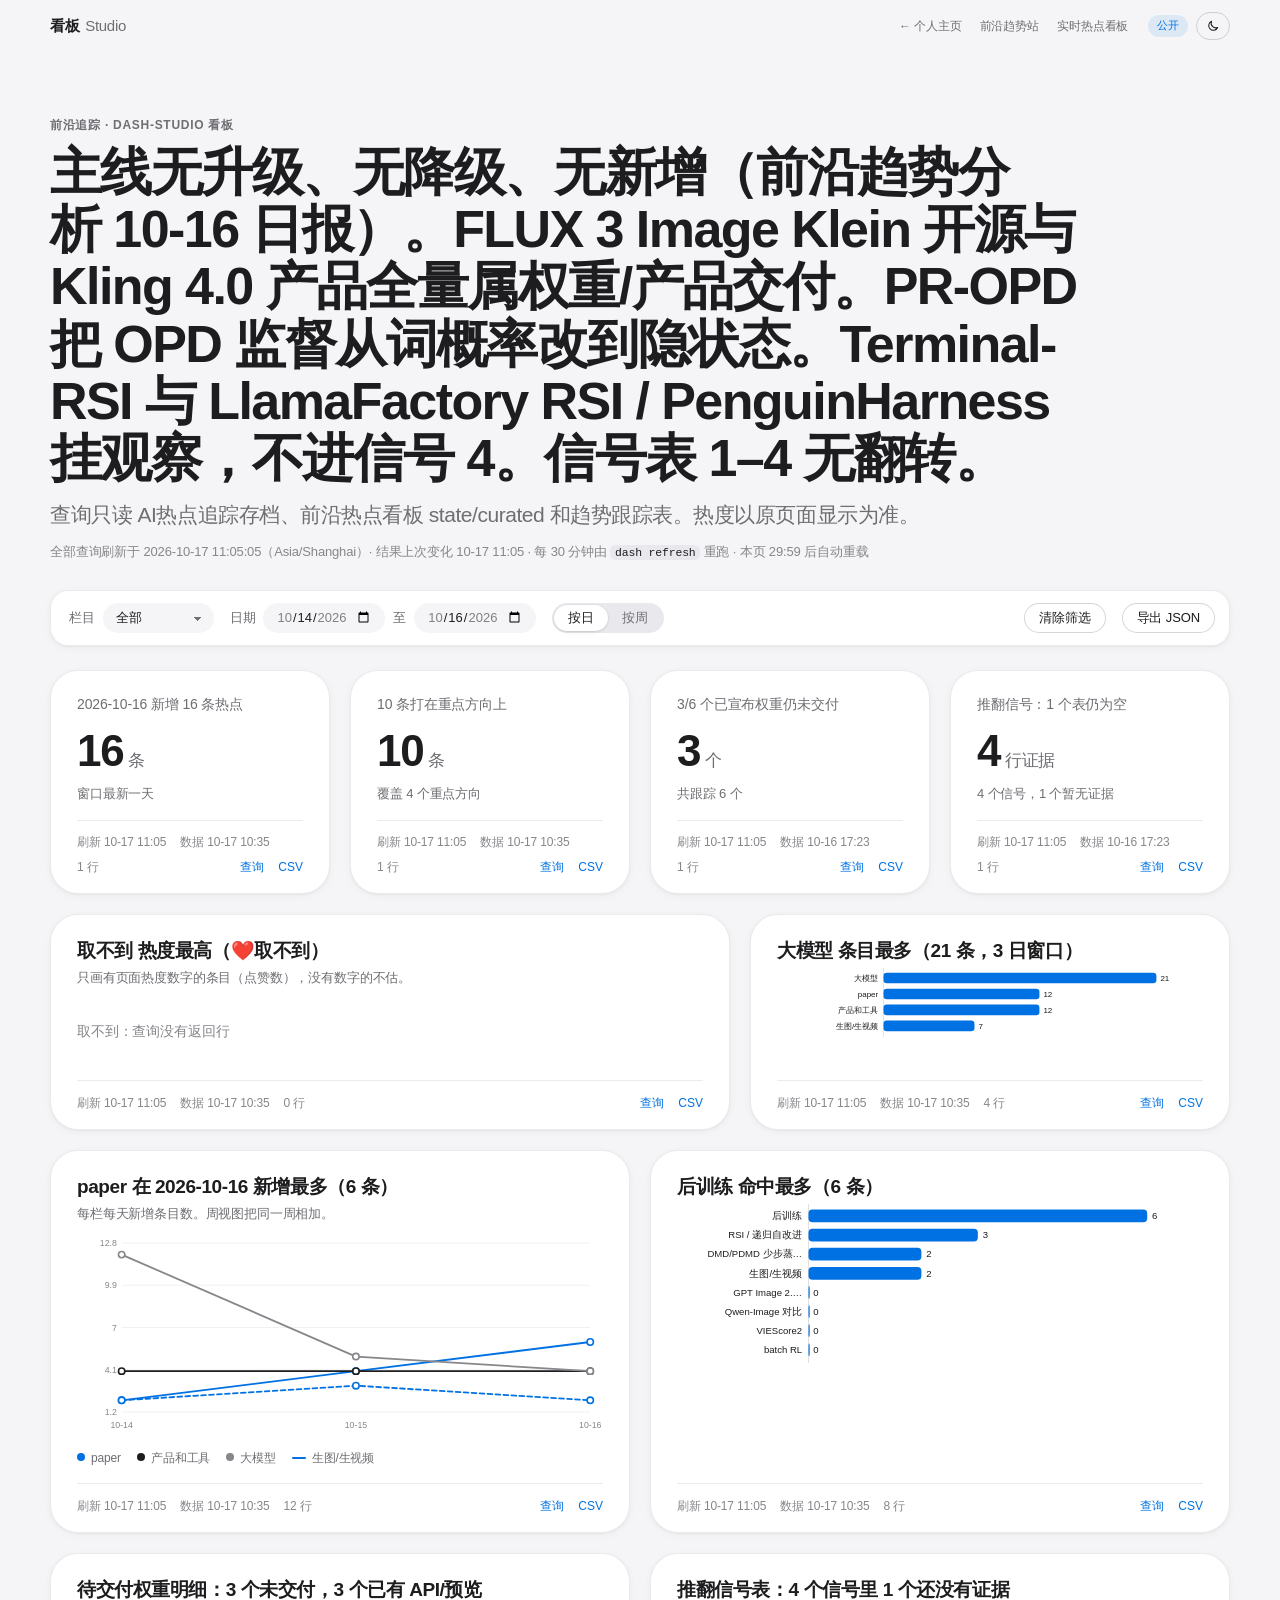
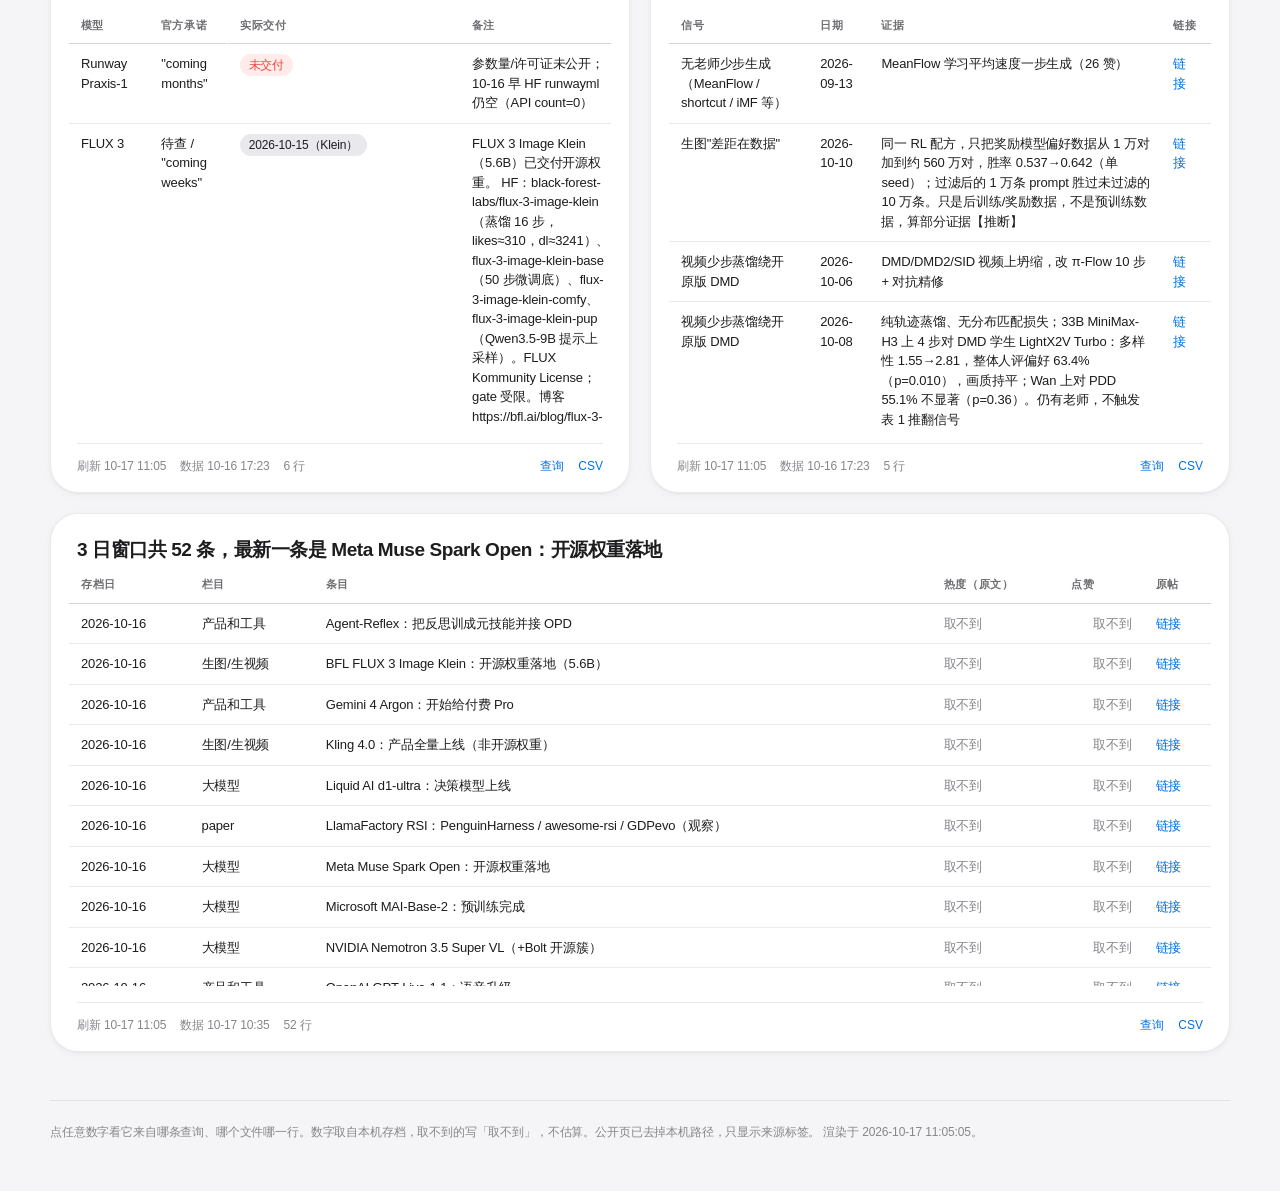
<file: studio/index.html>
<!DOCTYPE html>
<html lang="zh-CN" class="ds-page">
<head>
<meta charset="UTF-8"><meta name="viewport" content="width=device-width, initial-scale=1">
<title>前沿追踪 · dash-studio 看板</title>
<meta name="theme-color" content="#f5f5f7" media="(prefers-color-scheme: light)">
<meta name="theme-color" content="#000000" media="(prefers-color-scheme: dark)">
<script>(function(){try{var t=localStorage.getItem('dash-theme');if(t)document.documentElement.dataset.theme=t;}catch(e){}})();</script>
<style>

/* Tokens snapshot of the shared design system (https://codyshen0000.github.io/assets/ds.css @ bd7a302, 2026-10-10).
   Inlined so the page stays a single offline file; component rules below are page-private. */
:root{--ds-font-sans:"SF Pro Text","SF Pro Display",-apple-system,BlinkMacSystemFont,"Inter","PingFang SC","Hiragino Sans GB","Noto Sans SC","Noto Sans CJK SC","Helvetica Neue",sans-serif;
--ds-font-display:"SF Pro Display","SF Pro Text",-apple-system,BlinkMacSystemFont,"Inter","PingFang SC","Hiragino Sans GB","Noto Sans SC","Noto Sans CJK SC","Helvetica Neue",sans-serif;
--ds-font-mono:"SF Mono",ui-monospace,Menlo,Consolas,"Liberation Mono","Noto Sans CJK SC",monospace;
--ds-bg:#f5f5f7;--ds-bg-elevated:#fff;--ds-surface:#f5f5f7;--ds-surface-3:#e8e8ed;--ds-text:#1d1d1f;--ds-text-secondary:#6e6e73;--ds-text-tertiary:#86868b;
--ds-hairline:rgba(0,0,0,.08);--ds-hairline-strong:rgba(0,0,0,.16);--ds-nav-bg:rgba(245,245,247,.72);--ds-pop-bg:rgba(255,255,255,.92);
--ds-accent:#0071e3;--ds-accent-hover:#0077ed;--ds-accent-soft:rgba(0,113,227,.1);--ds-accent-ink:#fff;
--ds-neg:#e5463b;--ds-neg-soft:rgba(255,59,48,.1);
--ds-radius-sm:12px;--ds-radius-md:18px;--ds-radius-lg:28px;--ds-radius-pill:980px;
--ds-shadow-1:0 1px 2px rgba(0,0,0,.04),0 2px 8px rgba(0,0,0,.04);--ds-shadow-2:0 4px 16px rgba(0,0,0,.06),0 1px 3px rgba(0,0,0,.04);
--ds-shadow-3:0 12px 40px rgba(0,0,0,.1),0 4px 12px rgba(0,0,0,.06);
--ds-ease:cubic-bezier(.25,.1,.25,1);--ds-duration:250ms;--ds-nav-h:52px;--ds-gutter:22px;--maxw:1180px;color-scheme:light}
:root[data-theme=dark]{--ds-bg:#000;--ds-bg-elevated:#1c1c1e;--ds-surface:#1c1c1e;--ds-surface-3:#2c2c2e;--ds-text:#f5f5f7;--ds-text-secondary:#a1a1a6;--ds-text-tertiary:#86868b;
--ds-hairline:rgba(255,255,255,.12);--ds-hairline-strong:rgba(255,255,255,.22);--ds-nav-bg:rgba(0,0,0,.72);--ds-pop-bg:rgba(44,44,46,.9);
--ds-accent:#2997ff;--ds-accent-hover:#4aa3ff;--ds-accent-soft:rgba(41,151,255,.16);--ds-accent-ink:#000;--ds-neg:#ff6961;--ds-neg-soft:rgba(255,69,58,.16);
--ds-shadow-1:0 1px 2px rgba(0,0,0,.4),0 2px 8px rgba(0,0,0,.28);--ds-shadow-2:0 4px 16px rgba(0,0,0,.4),0 1px 3px rgba(0,0,0,.28);--ds-shadow-3:0 12px 40px rgba(0,0,0,.5),0 4px 12px rgba(0,0,0,.32);color-scheme:dark}
@media (prefers-color-scheme:dark){:root:not([data-theme=light]){--ds-bg:#000;--ds-bg-elevated:#1c1c1e;--ds-surface:#1c1c1e;--ds-surface-3:#2c2c2e;--ds-text:#f5f5f7;--ds-text-secondary:#a1a1a6;--ds-text-tertiary:#86868b;
--ds-hairline:rgba(255,255,255,.12);--ds-hairline-strong:rgba(255,255,255,.22);--ds-nav-bg:rgba(0,0,0,.72);--ds-pop-bg:rgba(44,44,46,.9);
--ds-accent:#2997ff;--ds-accent-hover:#4aa3ff;--ds-accent-soft:rgba(41,151,255,.16);--ds-accent-ink:#000;--ds-neg:#ff6961;--ds-neg-soft:rgba(255,69,58,.16);
--ds-shadow-1:0 1px 2px rgba(0,0,0,.4),0 2px 8px rgba(0,0,0,.28);--ds-shadow-2:0 4px 16px rgba(0,0,0,.4),0 1px 3px rgba(0,0,0,.28);--ds-shadow-3:0 12px 40px rgba(0,0,0,.5),0 4px 12px rgba(0,0,0,.32);color-scheme:dark}}
@media (prefers-reduced-motion:reduce){:root{--ds-duration:.01ms}}
@media (max-width:734px){:root{--ds-gutter:16px}}
/* short aliases used by the renderer + SVG */
:root{--bg:var(--ds-bg);--surface:var(--ds-bg-elevated);--ink:var(--ds-text);--ink-2:var(--ds-text-secondary);--muted:var(--ds-text-tertiary);--line:var(--ds-hairline);--line-2:var(--ds-hairline-strong);
--accent:var(--ds-accent);--accent-soft:var(--ds-accent-soft);--neg:var(--ds-neg);--neg-soft:var(--ds-neg-soft);--sans:var(--ds-font-sans);--display:var(--ds-font-display);--mono:var(--ds-font-mono)}
*,*::before,*::after{box-sizing:border-box}
html.ds-page{-webkit-text-size-adjust:100%;scroll-padding-top:calc(var(--ds-nav-h) + 16px)}
html,body{margin:0;background:var(--bg);color:var(--ink)}
body{font:400 15px/1.5 var(--sans);letter-spacing:-.01em;-webkit-font-smoothing:antialiased;-moz-osx-font-smoothing:grayscale;text-rendering:optimizeLegibility}
::selection{background:var(--accent);color:var(--ds-accent-ink)}
a{color:var(--accent);text-decoration:none}a:hover{color:var(--ds-accent-hover)}
:focus-visible{outline:2px solid var(--accent);outline-offset:3px;border-radius:8px}
code{font-family:var(--mono);font-size:.88em;background:var(--ds-surface-3);color:var(--ink);padding:.1em .4em;border-radius:6px}
.wrap{width:min(var(--maxw),calc(100% - var(--ds-gutter)*2));margin-inline:auto}
/* frosted sticky nav */
.nav{position:sticky;top:0;z-index:40;height:var(--ds-nav-h);background:var(--ds-nav-bg);-webkit-backdrop-filter:saturate(180%) blur(20px);backdrop-filter:saturate(180%) blur(20px);border-bottom:1px solid transparent;transition:border-color var(--ds-duration) var(--ds-ease)}
.nav.scrolled{border-bottom-color:var(--line)}
.nav-inner{width:min(var(--maxw),calc(100% - var(--ds-gutter)*2));margin:0 auto;height:100%;display:flex;align-items:center;gap:20px}
.brand{display:inline-flex;align-items:baseline;gap:6px;font:600 15px/1 var(--display);letter-spacing:-.022em;white-space:nowrap;color:var(--ink)}.brand .en-name{color:var(--ink-2);font-weight:400}
.nav nav{display:flex;align-items:center;gap:18px;margin-left:auto;font-size:12px;letter-spacing:-.01em;white-space:nowrap;overflow-x:auto;scrollbar-width:none}.nav nav::-webkit-scrollbar{display:none}
.nav nav a{color:var(--ink-2);transition:color var(--ds-duration) var(--ds-ease)}.nav nav a:hover{color:var(--ink)}
.tools{display:flex;gap:8px;align-items:center;margin-left:auto;flex:none}.nav nav:not(:empty)+.tools{margin-left:0}
.tools button{font:500 12px/1 var(--sans);color:var(--ink);background:transparent;border:1px solid var(--line-2);border-radius:var(--ds-radius-pill);height:28px;min-width:28px;padding:0 9px;cursor:pointer;display:inline-flex;align-items:center;justify-content:center;transition:border-color var(--ds-duration) var(--ds-ease),color var(--ds-duration) var(--ds-ease)}
.tools button:hover{border-color:var(--accent);color:var(--accent)}
.i-sun{display:none}:root[data-theme=dark] .i-sun{display:block}:root[data-theme=dark] .i-moon{display:none}
@media (prefers-color-scheme:dark){:root:not([data-theme=light]) .i-sun{display:block}:root:not([data-theme=light]) .i-moon{display:none}}
.badge{display:inline-flex;align-items:center;height:22px;padding:0 9px;border-radius:var(--ds-radius-pill);font-size:11px;font-weight:500;white-space:nowrap;background:var(--ds-surface-3);color:var(--ink-2)}
.badge.private{background:var(--neg-soft);color:var(--neg)}.badge.public{background:var(--accent-soft);color:var(--accent)}
/* hero */
.hero{padding:64px 0 28px}
.kicker{margin:0 0 10px;font-size:12px;font-weight:600;letter-spacing:.06em;text-transform:uppercase;color:var(--ink-2)}
.hero h1{font-family:var(--display);font-weight:600;font-size:clamp(30px,4.2vw,52px);line-height:1.1;letter-spacing:-.03em;margin:0 0 14px;max-width:22em;text-wrap:balance}
.lede{font-size:21px;line-height:1.38;letter-spacing:-.022em;color:var(--ink-2);margin:0 0 12px;max-width:44em}
.meta{font-size:13px;color:var(--muted);margin:0}
/* controls bar */
.controls{display:flex;flex-wrap:wrap;gap:10px 16px;align-items:center;padding:12px 14px 12px 18px;margin:0 0 24px;font-size:13px;background:var(--surface);border:1px solid var(--line);border-radius:var(--ds-radius-md);box-shadow:var(--ds-shadow-1)}
.controls label{display:flex;gap:8px;align-items:center;color:var(--ink-2);font-weight:500;white-space:nowrap}
.controls select,.controls input{font:inherit;font-size:13px;color:var(--ink);background:var(--bg);border:1px solid transparent;border-radius:var(--ds-radius-pill);height:30px;padding:0 12px;transition:border-color var(--ds-duration) var(--ds-ease)}
.controls select{-webkit-appearance:none;appearance:none;padding-right:28px;background-image:linear-gradient(45deg,transparent 50%,var(--ink-2) 50%),linear-gradient(135deg,var(--ink-2) 50%,transparent 50%);background-position:calc(100% - 15px) 13px,calc(100% - 11px) 13px;background-size:4px 4px;background-repeat:no-repeat}
.controls select:hover,.controls input:hover,.controls select:focus,.controls input:focus{border-color:var(--accent);outline:none}
.seg{display:inline-flex;padding:2px;background:var(--ds-surface-3);border-radius:var(--ds-radius-pill)}
.seg button{font:inherit;font-size:13px;font-weight:500;border:0;background:transparent;color:var(--ink-2);height:26px;padding:0 14px;border-radius:var(--ds-radius-pill);cursor:pointer;transition:background var(--ds-duration) var(--ds-ease),color var(--ds-duration) var(--ds-ease)}
.seg button.on{background:var(--surface);color:var(--ink);box-shadow:0 1px 3px rgba(0,0,0,.12),0 0 0 .5px rgba(0,0,0,.04)}
.btn{font:500 13px/1 var(--sans);letter-spacing:-.01em;color:var(--ink);background:var(--surface);border:1px solid var(--line-2);border-radius:var(--ds-radius-pill);height:30px;padding:0 14px;cursor:pointer;display:inline-flex;align-items:center;gap:6px;transition:border-color var(--ds-duration) var(--ds-ease),color var(--ds-duration) var(--ds-ease),background var(--ds-duration) var(--ds-ease)}
.btn:hover{color:var(--accent);border-color:var(--accent)}
.btn.fill{background:var(--accent);border-color:var(--accent);color:var(--ds-accent-ink)}.btn.fill:hover{background:var(--ds-accent-hover);color:var(--ds-accent-ink)}
/* tiles */
.grid{display:grid;grid-template-columns:repeat(12,1fr);gap:20px}
.tile{grid-column:span var(--w,6);background:var(--surface);border:1px solid var(--line);border-radius:var(--ds-radius-lg);box-shadow:var(--ds-shadow-1);padding:24px 26px 16px;display:flex;flex-direction:column;min-width:0;transition:box-shadow var(--ds-duration) var(--ds-ease),border-color var(--ds-duration) var(--ds-ease)}
.tile:hover{box-shadow:var(--ds-shadow-2);border-color:var(--line-2)}
@media (max-width:860px){.tile{grid-column:span 12!important}}
@media (min-width:861px) and (max-width:1100px){.tile.kpi{grid-column:span 6!important}}
.tile h2{font-family:var(--display);font-weight:600;font-size:19px;line-height:1.3;letter-spacing:-.022em;margin:0 0 4px}
.tile.kpi h2{font-size:14px;font-weight:500;color:var(--ink-2);letter-spacing:-.01em;line-height:1.4}
.tile .sub{font-size:13px;color:var(--ink-2);margin:0 0 12px}
.tile .body{flex:1;min-width:0}
.tile .tf{display:flex;flex-wrap:wrap;gap:6px 14px;align-items:center;border-top:1px solid var(--line);margin-top:16px;padding-top:12px;font-size:12px;color:var(--muted)}
.tile .tf .sp{flex:1}.tile .tf button{font:500 12px/1 var(--sans);background:none;border:0;color:var(--accent);cursor:pointer;padding:4px 0}.tile .tf button:hover{color:var(--ds-accent-hover)}
.q{display:none;margin-top:10px}.q.open{display:block}
pre{font:12.5px/1.55 var(--mono);background:var(--bg);border:1px solid var(--line);border-radius:var(--ds-radius-sm);padding:12px 14px;overflow:auto;white-space:pre-wrap;margin:6px 0;color:var(--ink)}
.q ul{margin:4px 0 0;padding-left:18px;font-size:12px;color:var(--ink-2);word-break:break-all}
.kpi .v{font-family:var(--display);font-size:44px;line-height:1.05;font-weight:600;letter-spacing:-.03em;margin:10px 0 6px;display:inline-block;font-variant-numeric:tabular-nums}
.kpi .v small{font-size:17px;font-weight:500;color:var(--ink-2);letter-spacing:-.01em}
.kpi .d{display:inline-flex;align-items:center;height:22px;padding:0 9px;border-radius:var(--ds-radius-pill);font-size:13px;font-weight:600;font-variant-numeric:tabular-nums;background:var(--ds-surface-3);color:var(--ink-2)}
.kpi .d.up{background:var(--accent-soft);color:var(--accent)}.kpi .d.dn{background:var(--neg-soft);color:var(--neg)}
.up{color:var(--accent)}.dn{color:var(--neg)}
[data-n]{cursor:pointer;border-radius:6px;transition:background var(--ds-duration) var(--ds-ease)}[data-n]:hover{background:var(--accent-soft);box-shadow:0 0 0 2px var(--accent-soft)}
svg [data-n]:hover{box-shadow:none;opacity:.78}
svg text{font-family:var(--sans);fill:var(--ink-2);letter-spacing:0}svg .ax{stroke:var(--line-2)}svg .gl{stroke:var(--line)}svg text.tl{fill:var(--muted)}svg text.vl{fill:var(--ink);font-weight:500}
table{border-collapse:separate;border-spacing:0;width:100%;font-size:13px;font-variant-numeric:tabular-nums}
th{font-weight:600;font-size:11px;letter-spacing:.06em;text-transform:uppercase;text-align:left;color:var(--ink-2);border-bottom:1px solid var(--line-2);padding:10px 12px;white-space:nowrap;position:sticky;top:0;background:var(--surface);z-index:1}
td{border-bottom:1px solid var(--line);padding:10px 12px;vertical-align:top}td.n{text-align:right;white-space:nowrap}
tbody tr:last-child td{border-bottom:0}tbody tr:hover td{background:color-mix(in srgb,var(--ds-surface-3) 45%,transparent)}
.tw{max-height:420px;overflow:auto;margin:0 -8px;border-radius:var(--ds-radius-sm)}
.chip{display:inline-flex;align-items:center;height:22px;font-size:12px;font-weight:500;padding:0 9px;border-radius:var(--ds-radius-pill);white-space:nowrap;background:var(--ds-surface-3);color:var(--ink)}
.chip.s-未证实,.chip.s-未交付,.chip.s-未上线{color:var(--neg);background:var(--neg-soft)}
.chip.s-已辟谣{color:var(--muted);text-decoration:line-through}.chip.s-部分证实{color:var(--accent);background:transparent;box-shadow:inset 0 0 0 1px var(--accent)}
.chip.s-已证实,.chip.s-已交付{color:var(--accent);background:var(--accent-soft)}
.na{color:var(--muted);font-style:normal}
.err{border:0;background:var(--neg-soft);color:var(--ink);border-radius:var(--ds-radius-sm);padding:10px 14px;font-size:13px;margin-bottom:10px}
.empty{color:var(--muted);font-size:14px;padding:22px 0}
.legend{display:flex;flex-wrap:wrap;gap:4px 16px;font-size:12px;color:var(--ink-2);margin-top:8px}.legend i{display:inline-block;width:8px;height:8px;border-radius:50%;margin-right:6px;vertical-align:1px}
.textt p{margin:0 0 10px;font-size:15px;line-height:1.6;color:var(--ink)}
/* popover */
.pop{position:fixed;z-index:60;width:min(440px,92vw);max-height:76vh;overflow:auto;background:var(--ds-pop-bg);-webkit-backdrop-filter:saturate(180%) blur(30px);backdrop-filter:saturate(180%) blur(30px);border:1px solid var(--line);border-radius:var(--ds-radius-md);box-shadow:var(--ds-shadow-3);padding:18px 20px 16px;font-size:13px}
.pop h3{font-family:var(--display);font-weight:600;font-size:15px;line-height:1.35;letter-spacing:-.016em;margin:0 0 4px;color:var(--ink-2)}
.pop .pv{font-family:var(--display);font-weight:600;font-size:32px;letter-spacing:-.03em;line-height:1.1;margin:2px 0 10px;font-variant-numeric:tabular-nums}
.pop dl{display:grid;grid-template-columns:auto 1fr;gap:5px 12px;margin:8px 0;padding:10px 0;border-top:1px solid var(--line);border-bottom:1px solid var(--line)}.pop dt{color:var(--muted)}.pop dd{margin:0;word-break:break-all}
.pop pre{background:color-mix(in srgb,var(--bg) 70%,transparent)}
.pop .row{font-size:12px;color:var(--ink-2)}.pop .acts{display:flex;gap:8px;margin-top:12px;flex-wrap:wrap}
.foot{border-top:1px solid var(--line);margin-top:48px;padding:22px 0 48px;font-size:12px;line-height:1.6;color:var(--muted)}
@media (max-width:734px){.hero{padding:36px 0 20px}.lede{font-size:17px}.brand .en-name{display:none}.nav-inner{gap:14px}.tile{padding:20px 18px 14px;border-radius:22px}
 .kpi .v{font-size:38px}.controls{border-radius:var(--ds-radius-md);padding:12px}.controls>span[style]{display:none}.controls input[type=date]{width:128px;padding:0 8px}.controls label{gap:6px}.grid{gap:14px}}
@media print{.nav,.controls,.pop{display:none}.tile{box-shadow:none;break-inside:avoid}}

</style>
</head>
<body>
<header class="nav" id="nav"><div class="nav-inner">
  <span class="brand"><span class="cn">看板</span><span class="en-name">Studio</span></span>
  <nav id="navlinks"></nav>
  <div class="tools"><span id="vis" class="badge"></span>
  <button id="theme" type="button" aria-label="切换亮/暗" title="切换亮/暗"><svg class="i-moon" viewBox="0 0 24 24" width="14" height="14" aria-hidden="true"><path d="M20 14.5A8 8 0 0 1 9.5 4a8 8 0 1 0 10.5 10.5z" fill="none" stroke="currentColor" stroke-width="1.8" stroke-linejoin="round"/></svg><svg class="i-sun" viewBox="0 0 24 24" width="14" height="14" aria-hidden="true"><circle cx="12" cy="12" r="4" fill="none" stroke="currentColor" stroke-width="1.8"/><path d="M12 2.5v2M12 19.5v2M2.5 12h2M19.5 12h2M5.3 5.3l1.4 1.4M17.3 17.3l1.4 1.4M5.3 18.7l1.4-1.4M17.3 6.7l1.4-1.4" stroke="currentColor" stroke-width="1.8" stroke-linecap="round"/></svg></button></div>
</div></header>
<main class="wrap">
  <section class="hero"><p class="kicker" id="kicker"></p><h1 id="h1"></h1><p class="lede" id="lede"></p><p class="meta" id="meta"></p></section>
  <section class="controls" id="controls"></section>
  <section class="grid" id="grid"></section>
  <footer class="foot" id="foot"></footer>
</main>
<div id="pop" class="pop" role="dialog" aria-modal="false" hidden></div>
<script id="dash-data" type="application/json">{"name": "frontier", "title": "前沿追踪 · dash-studio 看板", "conclusion": "主线无升级、无降级、无新增（前沿趋势分析 10-16 日报）。FLUX 3 Image Klein 开源与 Kling 4.0 产品全量属权重/产品交付。PR-OPD 把 OPD 监督从词概率改到隐状态。Terminal-RSI 与 LlamaFactory RSI / PenguinHarness 挂观察，不进信号 4。信号表 1–4 无翻转。", "subtitle": "查询只读 AI热点追踪存档、前沿热点看板 state/curated 和趋势跟踪表。热度以原页面显示为准。", "visibility": "public", "domain": "frontier", "refreshed_at": "2026-10-17 11:05:05", "last_changed_at": "2026-10-17 11:05:05", "rendered_at": "2026-10-17 11:05:05", "reload_min": 30, "interval_min": 30, "grain": {"column": "day", "default": "daily"}, "filters": [{"id": "section", "label": "栏目", "type": "select", "column": "section_name"}, {"id": "day", "label": "日期", "type": "daterange", "column": "day"}], "tiles": [{"id": "conclusion", "type": "text", "title": "前沿热点看板结论（state.json）", "subtitle": null, "text": "主线无升级、无降级、无新增（前沿趋势分析 10-16 日报）。FLUX 3 Image Klein 开源与 Kling 4.0 产品全量属权重/产品交付。PR-OPD 把 OPD 监督从词概率改到隐状态。Terminal-RSI 与 LlamaFactory RSI / PenguinHarness 挂观察，不进信号 4。信号表 1–4 无翻转。（看板 2026-10-17 10:35，存档 2026-10-16）", "sql": "SELECT conclusion, built_at, archive_date, _src, _line, _label FROM frontier_meta", "title_sql": null, "columns": ["conclusion", "built_at", "archive_date", "_line", "_label"], "rows": [["主线无升级、无降级、无新增（前沿趋势分析 10-16 日报）。FLUX 3 Image Klein 开源与 Kling 4.0 产品全量属权重/产品交付。PR-OPD 把 OPD 监督从词概率改到隐状态。Terminal-RSI 与 LlamaFactory RSI / PenguinHarness 挂观察，不进信号 4。信号表 1–4 无翻转。", "2026-10-17 10:35", "2026-10-16", "$.conclusion", "前沿热点看板 · state.json"]], "sources": [{"label": "前沿热点看板 · state.json"}], "refreshed_at": "2026-10-17 11:05:05", "changed_at": "2026-10-17 11:05:05", "data_time": "2026-10-17 10:35", "error": null, "last_ok": null, "opts": {"hidden": true}}, {"id": "kpi_today", "type": "kpi", "title": "2026-10-16 新增 16 条热点", "subtitle": null, "text": null, "sql": "SELECT CAST(day AS VARCHAR) AS day, count(*) AS n, string_agg(DISTINCT _src, '; ' ORDER BY _src) AS _src, min(_label) AS _label\nFROM frontier_items WHERE day = (SELECT max(day) FROM frontier_items) GROUP BY day", "title_sql": null, "columns": ["day", "n", "_label"], "rows": [["2026-10-16", 16, "前沿热点看板 · curated/2026-10-16.json"]], "sources": [{"label": "前沿热点看板 · curated/2026-10-14.json"}, {"label": "前沿热点看板 · curated/2026-10-15.json"}, {"label": "前沿热点看板 · curated/2026-10-16.json"}, {"label": "前沿热点看板 · state.json"}], "refreshed_at": "2026-10-17 11:05:05", "changed_at": "2026-10-16 20:14:36", "data_time": "2026-10-17 10:35", "error": null, "last_ok": null, "opts": {"value": "n", "fmt": "int", "sub": "窗口最新一天", "w": 3, "unit": "条"}}, {"id": "kpi_focus", "type": "kpi", "title": "10 条打在重点方向上", "subtitle": null, "text": null, "sql": "SELECT count(DISTINCT item_id) AS n, count(DISTINCT topic_id) FILTER (WHERE item_id IS NOT NULL) AS topics,\n       min(_src) AS _src, min(_label) AS _label FROM frontier_focus", "title_sql": null, "columns": ["n", "topics", "_label"], "rows": [[10, 4, "前沿热点看板 · state.json"]], "sources": [{"label": "前沿热点看板 · focus.json"}, {"label": "前沿热点看板 · state.json"}], "refreshed_at": "2026-10-17 11:05:05", "changed_at": "2026-10-16 20:14:36", "data_time": "2026-10-17 10:35", "error": null, "last_ok": null, "opts": {"value": "n", "fmt": "int", "sub": "覆盖 {topics} 个重点方向", "w": 3, "unit": "条"}}, {"id": "kpi_weights", "type": "kpi", "title": "3/6 个已宣布权重仍未交付", "subtitle": null, "text": null, "sql": "SELECT count(*) FILTER (WHERE NOT is_delivered) AS pending, count(*) AS total, min(_src) AS _src, min(_label) AS _label\nFROM frontier_weights", "title_sql": null, "columns": ["pending", "total", "_label"], "rows": [[3, 6, "AI热点追踪存档 · weights-tracker.md"]], "sources": [{"label": "AI热点追踪存档 · weights-tracker.md"}], "refreshed_at": "2026-10-17 11:05:05", "changed_at": "2026-10-16 09:55:36", "data_time": "2026-10-16 17:23", "error": null, "last_ok": null, "opts": {"value": "pending", "fmt": "int", "sub": "共跟踪 {total} 个", "w": 3, "unit": "个"}}, {"id": "kpi_signals", "type": "kpi", "title": "推翻信号：1 个表仍为空", "subtitle": null, "text": null, "sql": "SELECT count(*) FILTER (WHERE date IS NOT NULL) AS evidence, count(DISTINCT signal) FILTER (WHERE date IS NULL) AS empty,\n       count(DISTINCT signal) AS signals, min(_src) AS _src, min(_label) AS _label FROM frontier_signals", "title_sql": null, "columns": ["evidence", "empty", "signals", "_label"], "rows": [[4, 1, 4, "AI热点追踪存档 · signals-tracker.md"]], "sources": [{"label": "AI热点追踪存档 · signals-tracker.md"}], "refreshed_at": "2026-10-17 11:05:05", "changed_at": "2026-10-11 13:08:16", "data_time": "2026-10-16 17:23", "error": null, "last_ok": null, "opts": {"value": "evidence", "fmt": "int", "sub": "{signals} 个信号，{empty} 个暂无证据", "w": 3, "unit": "行证据"}}, {"id": "heat_top", "type": "bar", "title": "取不到 热度最高（❤️取不到）", "subtitle": "只画有页面热度数字的条目（点赞数），没有数字的不估。", "text": null, "sql": "SELECT title, section_name, CAST(day AS VARCHAR) AS day, heat_value, heat_text, url, _src, _line, _label\nFROM frontier_items WHERE heat_value IS NOT NULL ORDER BY heat_value DESC, title LIMIT 12", "title_sql": null, "columns": ["title", "section_name", "day", "heat_value", "heat_text", "url", "_line", "_label"], "rows": [], "sources": [{"label": "前沿热点看板 · curated/2026-10-14.json"}, {"label": "前沿热点看板 · curated/2026-10-15.json"}, {"label": "前沿热点看板 · curated/2026-10-16.json"}, {"label": "前沿热点看板 · state.json"}], "refreshed_at": "2026-10-17 11:05:05", "changed_at": "2026-10-15 09:38:36", "data_time": "2026-10-17 10:35", "error": null, "last_ok": null, "opts": {"label": "title", "value": "heat_value", "fmt": "int", "filters": ["section", "day"], "w": 7}}, {"id": "section_mix", "type": "bar", "title": "大模型 条目最多（21 条，3 日窗口）", "subtitle": null, "text": null, "sql": "SELECT section_name, count(*) AS n, string_agg(DISTINCT _src, '; ' ORDER BY _src) AS _src, string_agg(DISTINCT _label, '; ' ORDER BY _label) AS _label\nFROM frontier_items GROUP BY section_name ORDER BY n DESC, section_name", "title_sql": null, "columns": ["section_name", "n", "_label"], "rows": [["大模型", 21, "前沿热点看板 · curated/2026-10-14.json; 前沿热点看板 · curated/2026-10-15.json; 前沿热点看板 · curated/2026-10-16.json"], ["paper", 12, "前沿热点看板 · curated/2026-10-14.json; 前沿热点看板 · curated/2026-10-15.json; 前沿热点看板 · curated/2026-10-16.json"], ["产品和工具", 12, "前沿热点看板 · curated/2026-10-14.json; 前沿热点看板 · curated/2026-10-15.json; 前沿热点看板 · curated/2026-10-16.json"], ["生图/生视频", 7, "前沿热点看板 · curated/2026-10-14.json; 前沿热点看板 · curated/2026-10-15.json; 前沿热点看板 · curated/2026-10-16.json"]], "sources": [{"label": "前沿热点看板 · curated/2026-10-14.json"}, {"label": "前沿热点看板 · curated/2026-10-15.json"}, {"label": "前沿热点看板 · curated/2026-10-16.json"}, {"label": "前沿热点看板 · state.json"}], "refreshed_at": "2026-10-17 11:05:05", "changed_at": "2026-10-16 20:14:36", "data_time": "2026-10-17 10:35", "error": null, "last_ok": null, "opts": {"label": "section_name", "value": "n", "fmt": "int", "w": 5}}, {"id": "daily_line", "type": "line", "title": "paper 在 2026-10-16 新增最多（6 条）", "subtitle": "每栏每天新增条目数。周视图把同一周相加。", "text": null, "sql": "SELECT CAST(day AS VARCHAR) AS day, section_name, count(*) AS n, string_agg(DISTINCT _src, '; ' ORDER BY _src) AS _src, min(_label) AS _label\nFROM frontier_items GROUP BY ALL ORDER BY day, section_name", "title_sql": "SELECT section_name, CAST(day AS VARCHAR) AS day, count(*) AS n FROM frontier_items\nWHERE day = (SELECT max(day) FROM frontier_items) GROUP BY ALL ORDER BY n DESC, section_name LIMIT 1", "columns": ["day", "section_name", "n", "_label"], "rows": [["2026-10-14", "paper", 2, "前沿热点看板 · curated/2026-10-14.json"], ["2026-10-14", "产品和工具", 4, "前沿热点看板 · curated/2026-10-14.json"], ["2026-10-14", "大模型", 12, "前沿热点看板 · curated/2026-10-14.json"], ["2026-10-14", "生图/生视频", 2, "前沿热点看板 · curated/2026-10-14.json"], ["2026-10-15", "paper", 4, "前沿热点看板 · curated/2026-10-15.json"], ["2026-10-15", "产品和工具", 4, "前沿热点看板 · curated/2026-10-15.json"], ["2026-10-15", "大模型", 5, "前沿热点看板 · curated/2026-10-15.json"], ["2026-10-15", "生图/生视频", 3, "前沿热点看板 · curated/2026-10-15.json"], ["2026-10-16", "paper", 6, "前沿热点看板 · curated/2026-10-16.json"], ["2026-10-16", "产品和工具", 4, "前沿热点看板 · curated/2026-10-16.json"], ["2026-10-16", "大模型", 4, "前沿热点看板 · curated/2026-10-16.json"], ["2026-10-16", "生图/生视频", 2, "前沿热点看板 · curated/2026-10-16.json"]], "sources": [{"label": "前沿热点看板 · curated/2026-10-14.json"}, {"label": "前沿热点看板 · curated/2026-10-15.json"}, {"label": "前沿热点看板 · curated/2026-10-16.json"}, {"label": "前沿热点看板 · state.json"}], "refreshed_at": "2026-10-17 11:05:05", "changed_at": "2026-10-16 20:14:36", "data_time": "2026-10-17 10:35", "error": null, "last_ok": null, "opts": {"x": "day", "y": "n", "series": "section_name", "fmt": "int", "agg": "sum", "grain": true, "filters": ["section", "day"], "w": 6}}, {"id": "focus_bar", "type": "bar", "title": "后训练 命中最多（6 条）", "subtitle": null, "text": null, "sql": "SELECT topic, count(item_id) AS n, string_agg(item_id, ', ' ORDER BY item_id) AS items, min(_src) AS _src, min(_label) AS _label\nFROM frontier_focus GROUP BY topic ORDER BY n DESC, topic", "title_sql": null, "columns": ["topic", "n", "items", "_label"], "rows": [["后训练", 6, "agent-reflex, llamafactory-rsi, mai-base-2, pr-opd, rsi-nav, terminal-rsi", "前沿热点看板 · state.json"], ["RSI / 递归自改进", 3, "llamafactory-rsi, rsi-nav, terminal-rsi", "前沿热点看板 · state.json"], ["DMD/PDMD 少步蒸馏（扩散蒸馏）", 2, "repforcing, speculative-forcing", "前沿热点看板 · state.json"], ["生图/生视频", 2, "flux-3-image-klein, kling-4-0-ga", "前沿热点看板 · state.json"], ["GPT Image 2.5 拆解", 0, null, "前沿热点看板 · state.json"], ["Qwen-Image 对比", 0, null, "前沿热点看板 · state.json"], ["VIEScore2", 0, null, "前沿热点看板 · state.json"], ["batch RL", 0, null, "前沿热点看板 · state.json"]], "sources": [{"label": "前沿热点看板 · focus.json"}, {"label": "前沿热点看板 · state.json"}], "refreshed_at": "2026-10-17 11:05:05", "changed_at": "2026-10-16 20:14:36", "data_time": "2026-10-17 10:35", "error": null, "last_ok": null, "opts": {"label": "topic", "value": "n", "fmt": "int", "w": 6}}, {"id": "weights", "type": "table", "title": "待交付权重明细：3 个未交付，3 个已有 API/预览", "subtitle": null, "text": null, "sql": "SELECT model, announced, promised, delivered, note, _src, _line, _label FROM frontier_weights", "title_sql": "SELECT count(*) FILTER (WHERE NOT is_delivered) AS pending,\n       count(*) FILTER (WHERE announced ILIKE '%preview%' OR announced LIKE '%API%' OR note LIKE '%API%' OR note ILIKE '%preview%') AS preview\nFROM frontier_weights", "columns": ["model", "announced", "promised", "delivered", "note", "_line", "_label"], "rows": [["Runway Praxis-1", "10-01 宣布 open-weights，仅 3 家合作方", "\"coming months\"", "未交付", "参数量/许可证未公开；10-16 早 HF runwayml 仍空（API count=0）", "7", "AI热点追踪存档 · weights-tracker.md"], ["FLUX 3", "宣布开源权重", "待查 / \"coming weeks\"", "2026-10-15（Klein）", "FLUX 3 Image Klein（5.6B）已交付开源权重。 HF：black-forest-labs/flux-3-image-klein（蒸馏 16 步，likes≈310，dl≈3241）、flux-3-image-klein-base（50 步微调底）、flux-3-image-klein-comfy、flux-3-image-klein-pup（Qwen3.5-9B 提示上采样）。FLUX Kommunity License；gate 受限。博客 https://bfl.ai/blog/flux-3-image-klein ；推理码 https://github.com/black-forest-labs/flux-3-image-klein 。完整非-Klein FLUX 3 Image 仍非本批开源对象（博客称 Klein 是 FLUX 3 家族第二件开源，继 Action）。Action 仍在（flux-3-action-*）。", "8", "AI热点追踪存档 · weights-tracker.md"], ["可灵 Kling 4.0", "产品本身（非开源模型）", "10-07 官方\"即将上线\" / launching soon", "2026-10-15（产品全量）", "产品全量上线。 官方 release history 2026-10-15 Major；首页 All-New Kling 4.0；MCP/CLI 可用。用户指南列 3–30s、4K、最多 10 keyframe / 15 参考。企业/开发者 API 与 10-bit HDR 仍 coming soon（非权重交付）。", "9", "AI热点追踪存档 · weights-tracker.md"], ["Mistral Large 4", "官方说月底", "10/27–10/31（各家报道）", "未交付", "10-16 早 HF mistralai 最新为 Timestral-28M/123M/209M（10-15 改）；无 Large 4", "10", "AI热点追踪存档 · weights-tracker.md"], ["Reflection Beam", "官方说本月晚些时候，Apache 2.0，附技术报告", "10 月下旬", "未交付", "10-16 早 ReflectionAI / reflectionai / Reflection-AI 等 org/user 仍空（models=[]）", "11", "AI热点追踪存档 · weights-tracker.md"], ["StepFun Step 5 Preview", "宣布 open weights；OpenRouter Preview 已上线（10-08 起一周免费）", "Oct 15", "2026-10-15（约 09:26–09:31 CST）", "已交付（不重宣为隔夜新件）。 HF：stepfun-ai/Step-5-Preview（likes≈79，dl≈144）、Step-5-Preview-BF16（51/126）、Step-5-Preview-NVFP4（12/17）。lastModified 仍 10-15T01:26–01:31Z；无新变体。", "12", "AI热点追踪存档 · weights-tracker.md"]], "sources": [{"label": "AI热点追踪存档 · weights-tracker.md"}], "refreshed_at": "2026-10-17 11:05:05", "changed_at": "2026-10-16 17:39:30", "data_time": "2026-10-16 17:23", "error": null, "last_ok": null, "opts": {"columns": [{"col": "model", "label": "模型"}, {"col": "promised", "label": "官方承诺"}, {"col": "delivered", "label": "实际交付", "chip": true}, {"col": "note", "label": "备注"}], "w": 6}}, {"id": "signals", "type": "table", "title": "推翻信号表：4 个信号里 1 个还没有证据", "subtitle": null, "text": null, "sql": "SELECT signal, date, source, content, url, _src, _line, _label FROM frontier_signals", "title_sql": "SELECT count(DISTINCT signal) AS n, count(DISTINCT signal) FILTER (WHERE date IS NULL) AS empty FROM frontier_signals", "columns": ["signal", "date", "source", "content", "url", "_line", "_label"], "rows": [["无老师少步生成（MeanFlow / shortcut / iMF 等）", "2026-09-13", "XHS 收藏 #62", "MeanFlow 学习平均速度一步生成（26 赞）", "https://www.xiaohongshu.com/explore/6aa6b74f000000002502fef7", "10", "AI热点追踪存档 · signals-tracker.md"], ["生图\"差距在数据\"", "2026-10-10", "Arena T2I 奖励论文（HF Daily 10-09）", "同一 RL 配方，只把奖励模型偏好数据从 1 万对加到约 560 万对，胜率 0.537→0.642（单 seed）；过滤后的 1 万条 prompt 胜过未过滤的 10 万条。只是后训练/奖励数据，不是预训练数据，算部分证据【推断】", "https://arxiv.org/abs/2610.02967", "18", "AI热点追踪存档 · signals-tracker.md"], ["视频少步蒸馏绕开原版 DMD", "2026-10-06", "Kandinsky 6.0 报告", "DMD/DMD2/SID 视频上坍缩，改 π-Flow 10 步 + 对抗精修", "https://arxiv.org/abs/2610.05608", "30", "AI热点追踪存档 · signals-tracker.md"], ["视频少步蒸馏绕开原版 DMD", "2026-10-08", "PTD（NVIDIA+EPFL）", "纯轨迹蒸馏、无分布匹配损失；33B MiniMax-H3 上 4 步对 DMD 学生 LightX2V Turbo：多样性 1.55→2.81，整体人评偏好 63.4%（p=0.010），画质持平；Wan 上对 PDD 55.1% 不显著（p=0.36）。仍有老师，不触发表 1 推翻信号", "https://arxiv.org/abs/2610.11498", "31", "AI热点追踪存档 · signals-tracker.md"], ["世界模型里做 RL 训权重（2026-10-11 新增，前沿趋势分析定义）", null, null, null, null, "53", "AI热点追踪存档 · signals-tracker.md"]], "sources": [{"label": "AI热点追踪存档 · signals-tracker.md"}], "refreshed_at": "2026-10-17 11:05:05", "changed_at": "2026-10-12 12:21:42", "data_time": "2026-10-16 17:23", "error": null, "last_ok": null, "opts": {"columns": [{"col": "signal", "label": "信号"}, {"col": "date", "label": "日期"}, {"col": "content", "label": "证据"}, {"col": "url", "label": "链接", "link": true}], "w": 6}}, {"id": "items", "type": "table", "title": "3 日窗口共 52 条，最新一条是 Meta Muse Spark Open：开源权重落地", "subtitle": null, "text": null, "sql": "SELECT CAST(day AS VARCHAR) AS day, section_name, title, summary, posted, heat_text, heat_value, url, focus, _src, _line, _label\nFROM frontier_items ORDER BY day DESC, heat_value DESC NULLS LAST, title", "title_sql": "SELECT (SELECT count(*) FROM frontier_items) AS n, title FROM frontier_items ORDER BY posted DESC NULLS LAST LIMIT 1", "columns": ["day", "section_name", "title", "summary", "posted", "heat_text", "heat_value", "url", "focus", "_line", "_label"], "rows": [["2026-10-16", "产品和工具", "Agent-Reflex：把反思训成元技能并接 OPD", "RSD→ReSFT→ORPO；称 8B 在 τ²-Bench 等与 AgentNoiseBench 上超对照。代码/模型/数据称已开源，正文无仓库地址。Agent 工具进产品和工具栏，不进训练配方时间线。", "2026-10-16", null, null, "https://www.xiaohongshu.com/explore/6ad176eb000000000a023985", "post-training", "$.extras[9]", "前沿热点看板 · curated/2026-10-16.json"], ["2026-10-16", "生图/生视频", "BFL FLUX 3 Image Klein：开源权重落地（5.6B）", "单消费级 GPU、原生 4K、bbox 编辑。与已报 FLUX 3 Video 定价分开。HF black-forest-labs/flux-3-image-klein。权重跟踪：Klein 记交付；完整非-Klein FLUX 3 Image 仍非本批。六件套其余仍空。", "2026-10-16", null, null, "https://bfl.ai/blog/flux-3-image-klein", "image-video-gen", "$.extras[6]", "前沿热点看板 · curated/2026-10-16.json"], ["2026-10-16", "产品和工具", "Gemini 4 Argon：开始给付费 Pro", "小红书称 Antigravity 向付费 Google AI Pro 放 Argon 配额【笔记转述】。续热，非首发；不改训练类主线。", "2026-10-16", null, null, "https://www.xiaohongshu.com/explore/6ad181eb000000001b023dac", null, "$.extras[5]", "前沿热点看板 · curated/2026-10-16.json"], ["2026-10-16", "生图/生视频", "Kling 4.0：产品全量上线（非开源权重）", "新 UI + MCP/CLI；官方 release history 标 2026-10-15 Major。HDR 4K/API 将至。产品全量，非 OSS 权重。", "2026-10-16", null, null, "https://x.com/Kling_ai/status/2110747537187709424", "image-video-gen", "$.extras[7]", "前沿热点看板 · curated/2026-10-16.json"], ["2026-10-16", "大模型", "Liquid AI d1-ultra：决策模型上线", "Artificial Analysis Decision Index #1（65）【官方自报】；多模态、44 语；同日 OpenRouter/Vercel。决策模型产品事件，不进训练方法主线。", "2026-10-16", null, null, "https://x.com/liquidai/status/2110777964489285875", null, "$.extras[1]", "前沿热点看板 · curated/2026-10-16.json"], ["2026-10-16", "paper", "LlamaFactory RSI：PenguinHarness / awesome-rsi / GDPevo（观察）", "@code_hiyouga 称 GitHub 过 70k★ 后做「LlamaFactory of recursive self-improvement」。三件：主仓 PenguinHarness（Prism-Shadow/penguin-harness，★2669；README：model 固定、演进 harness，OPRO/APE/ACE/AWM + snapshot）、awesome-rsi（★740）、企业评测 GDPevo（★85）。无 WM 内 RL 留存训权重 → 挂 RSI/harness 观察、不进信号表 4、不升档（趋势分析已定性）。", "2026-10-16", null, null, "https://github.com/Prism-Shadow/penguin-harness", "post-training,rsi", "$.extras[13]", "前沿热点看板 · curated/2026-10-16.json"], ["2026-10-16", "大模型", "Meta Muse Spark Open：开源权重落地", "总参约 816B、激活约 42B、上下文 1M；定位 coding+agentic。属开源权重/agent 栈事件，不进训练方法主线。", "2026-10-16", null, null, "https://x.com/AIatMeta/status/2110779754274292212", null, "$.extras[0]", "前沿热点看板 · curated/2026-10-16.json"], ["2026-10-16", "大模型", "Microsoft MAI-Base-2：预训练完成", "报道 MoE 约 80B active / 2.8T total、16K GB200、约 38 天、约 50T tokens；后训练进行中；Foundry 合作伙伴 —— 非公开 open-weight【新闻】。预训练完 ≠ HF 交付。", "2026-10-16", null, null, "https://x.com/i/trending/2110798757025702396", "post-training", "$.extras[3]", "前沿热点看板 · curated/2026-10-16.json"], ["2026-10-16", "大模型", "NVIDIA Nemotron 3.5 Super VL（+Bolt 开源簇）", "视觉+推理+工具，面向 agent。新闻簇称约 120B/12B 激活【新闻摘要】。开源权重/agent 栈，不进训练方法主线。", "2026-10-16", null, null, "https://x.com/nvidia/status/2110750157272719562", null, "$.extras[2]", "前沿热点看板 · curated/2026-10-16.json"], ["2026-10-16", "产品和工具", "OpenAI GPT-Live-1.1：语音升级", "多语口音、减少 “checking…”；FR/DE/HI/MX-ES/KO/JA。ChatGPT/Codex 可用，API 将至。产品事件，不进主线。", "2026-10-16", null, null, "https://x.com/OpenAI/status/2110797830361436604", null, "$.extras[4]", "前沿热点看板 · curated/2026-10-16.json"], ["2026-10-16", "产品和工具", "OpenUI 1.0：Agent 交互界面框架", "开源协议/运行时：agent 用 schema + OpenUI Lang 组合地图、表单、图表、按钮；支持 React/Vue/Svelte/Angular。仓库 thesysdev/openui（★约 11203）+ openui.com。午间 Agent 栏空、傍晚放大。Agent 工具进产品和工具栏，不碰训练配方。", "2026-10-16", null, null, "https://github.com/thesysdev/openui", null, "$.extras[12]", "前沿热点看板 · curated/2026-10-16.json"], ["2026-10-16", "paper", "PR-OPD：事后技能对齐隐藏状态", "先 GRPO，再让策略写事后技能，并对齐各层隐状态（非词概率）。Qwen2.5-3B 相对 GRPO：ALFWorld All +4.7pp（66.4→71.1），WebShop Acc +11.7pp（55.5→67.2）【证实，表 1】；技能在场时 WebShop 42.2%→56.2%，改动的采样 token 概率不足四分之一、隐状态改动超过八成【证实，作者自报】。挂主线 1–2 OPD 观察，加固适用条件，不升档。", "2026-10-16", null, null, "https://arxiv.org/abs/2609.36642", "post-training", "$.extras[8]", "前沿热点看板 · curated/2026-10-16.json"], ["2026-10-16", "paper", "RSI-Nav：观察，不进信号表 4", "Qwen3.5-9B 统一 VL2A/VA2L；自产指令→自执行→筛样本→更新。R2R-CE 成功率笔记称 68.6%（+15.7pp）【笔记转述】。数据中心闭环，非 WM 内 RL。挂观察、不升档。基线仍 RSI-Anything / RIWANav；ClawLoop 不进表。", "2026-10-16", null, null, "https://arxiv.org/abs/2610.15782", "post-training,rsi", "$.extras[10]", "前沿热点看板 · curated/2026-10-16.json"], ["2026-10-16", "paper", "RepForcing：表征 teacher forcing，仍接 asymmetric DMD", "用表征空间 teacher forcing 换中间 AR 老师+因果 ODE 初始化，随后仍做 asymmetric DMD；4 步 chunk VBench Total 84.04→84.66【证实，作者自报】。与 Causal Forcing / Glance Forcing 同族旁证，挂表 3 观察、不进正表。", "2026-10-16", null, null, "https://arxiv.org/abs/2610.20111", "dmd-distill", "$.extras[15]", "前沿热点看板 · curated/2026-10-16.json"], ["2026-10-16", "paper", "Speculative Forcing：AR 视频中间步投机加速（非绕开 DMD）", "AR 视频中间步投机加速【证实，摘要】；非 π-Flow / PTD 式绕开 DMD。挂表 3 / 主线 5 旁证，不进正表、不升档。", "2026-10-16", null, null, "https://arxiv.org/abs/2610.22347", "dmd-distill", "$.extras[14]", "前沿热点看板 · curated/2026-10-16.json"], ["2026-10-16", "paper", "Terminal-RSI：终端 agent 递归改写 + 策略精炼（观察）", "交替 RSR（自改写）与 RPR（策略精炼），RPR 更新策略权重；Qwen3.8-27B 底座。作者称四套终端基准宏均 50.58%（较底座 +29.90pp）；TB2.1 86.52% / Hard 79%【作者自报】。环境是终端沙箱+保护校验器，不是 learned WM 内 RL → 挂 RSI/harness 观察、不进信号表 4、不升档（趋势分析已定性）。", "2026-10-16", null, null, "https://arxiv.org/abs/2610.22192", "post-training,rsi", "$.extras[11]", "前沿热点看板 · curated/2026-10-16.json"], ["2026-10-15", "paper", "ActionOPD：动作级 OPD（黑盒教师）", "在学生状态上对齐教师语义动作，不需教师 token 概率或同 tokenizer。Qwen3-4B/8B 四 OOD 基准均分相对 Base +3.3–6.9 个百分点【作者自报】。挂主线 1–2 OPD 观察，不升档。", "2026-10-15", null, null, "https://arxiv.org/abs/2610.19820", null, "$.extras[15]", "前沿热点看板 · curated/2026-10-15.json"], ["2026-10-15", "产品和工具", "BFL：FLUX 3 Video 提速约 2×、原生 2K/4K 成本约降 50%", "服务侧优化。当时不是 FLUX 3 Image 权重交付；Image Klein 已于次日早报记开源（见 10-16 卡）。", "2026-10-15", null, null, "https://x.com/bfl_ai/status/2110386847528681774", null, "$.extras[8]", "前沿热点看板 · curated/2026-10-15.json"], ["2026-10-15", "生图/生视频", "Data-Space Iteration：少步丢掉 flow 固定离散", "改成 data-space iteration；训练仍要 online rollout，DMD 训练不变；只做了 ImageNet。表 1/3 不翻转。", "2026-10-15", null, null, "https://arxiv.org/abs/2610.12102", null, "$.extras[5]", "前沿热点看板 · curated/2026-10-15.json"], ["2026-10-15", "生图/生视频", "FlashVSR+：RY-DMD 把不可微奖励塞进单步 DMD", "奖励只打分不反传。视频超分 OCR 与单步 SDXL OCR 有笔记数字。不升档。", "2026-10-15", null, null, "https://www.xiaohongshu.com/explore/6acf4782000000000a024221", null, "$.extras[7]", "前沿热点看板 · curated/2026-10-15.json"], ["2026-10-15", "paper", "Glance Forcing：单条 PF-ODE 视频少步", "Slow/Fast LoRA；单条 PF-ODE 时 VBench 84.04→84.22 超 Causal Forcing【作者自报】。PF-ODE 主要拉直少步几何，分布质量仍靠后续 DMD【证实，摘要】；不是绕开 DMD。挂表 3 / 主线 5 旁证，不升档。", "2026-10-15", null, null, "https://arxiv.org/abs/2610.20220", null, "$.extras[13]", "前沿热点看板 · curated/2026-10-15.json"], ["2026-10-15", "产品和工具", "JEV-35B：单次前向结构化决策头", "基于 Qwen3.5-35B-A3B 的开源决策头（Apache-2.0）；约 35B 总参 / 3B 激活。定位与托管 Jev 同族：单次前向结构化决策，不做逐 token 生成。自报 Decision Index 0.3=59.73【未进官方榜】。属开源决策头，非统一理解+生成，不进训练方法主线。", "2026-10-15", null, null, "https://huggingface.co/autotrust/JEV-35B", null, "$.extras[9]", "前沿热点看板 · curated/2026-10-15.json"], ["2026-10-15", "产品和工具", "Jev 1.14 预览：实验性图像 / box / 长上下文", "TypeSafe 托管 Jev 上 jev-preview（约一周后切 jev-latest）。多语微调；图像、box 框、长上下文需 danger-zone 头。独立评测口径：MMLU-Redux 95.0 / ARC-C 97.6 表内最高；MathQA 相对 frontier 中位约 −17.7。产品用法：路由/审核/置信度门控；不当推理机。不进信号表 1–4。", "2026-10-15", null, null, "https://typesafe.ai/blog/jev-1-14", null, "$.extras[11]", "前沿热点看板 · curated/2026-10-15.json"], ["2026-10-15", "产品和工具", "JevAny：任意骨干 → typed 决策头 / LoRA", "把任意骨干训成 typed 决策头。与 JEV-35B 同属开源仿制/迁移路线。研究侧可当决策头数据源候选【推断】；日常降为简讯，不进训练方法主线。", "2026-10-15", null, null, "https://jevland.mnimiy.com/projects/jevany/", null, "$.extras[12]", "前沿热点看板 · curated/2026-10-15.json"], ["2026-10-15", "大模型", "Ling-3.1-flash：蚂蚁开源权重落地", "HF inclusionAI/Ling-3.1-flash，MIT。总参约 560B、激活约 25B、上下文 1M。主打 agent/原型；属开源权重/agent 栈事件，不进训练方法主线。", "2026-10-15", null, null, "https://huggingface.co/inclusionAI/Ling-3.1-flash", null, "$.extras[0]", "前沿热点看板 · curated/2026-10-15.json"], ["2026-10-15", "大模型", "OPSA：旧稿新解读——OPD 真的在蒸馏吗？", "称教师信号噪声大，学生主要压低坏 token。2608 旧稿今日推热，不升档。", "2026-10-15", null, null, "https://arxiv.org/abs/2608.31046", null, "$.extras[3]", "前沿热点看板 · curated/2026-10-15.json"], ["2026-10-15", "生图/生视频", "PVD：两个半网，算力仍约等于教师一步", "结构/细节两段各半骨干。ImageNet 256 一步等价预算数字未对原文。不升档。", "2026-10-15", null, null, "https://www.xiaohongshu.com/explore/6acf6d1000000000140330f7", null, "$.extras[6]", "前沿热点看板 · curated/2026-10-15.json"], ["2026-10-15", "大模型", "RLVR Rank-1：权重更新主方向外推", "称每步更新主沿 SVD 一主方向，短训后线性外推约 500 步。训练动态，无闭环留存证据，不升档。无 arXiv 号。", "2026-10-15", null, null, "https://www.xiaohongshu.com/explore/6acfc4d80000000018016da8", null, "$.extras[4]", "前沿热点看板 · curated/2026-10-15.json"], ["2026-10-15", "paper", "RSI 午间：AdaRSI / SwarmRSI / VideoHarness-SRSI 挂观察，不进信号表 4", "AdaRSI 先改 harness 再按需微调 VLA（RoboCasa 仿真，非 learned WM 内 RL）。SwarmRSI 是科研 swarm 状态演化。VideoHarness-SRSI 冻 VLM。三者均 harness/RSI 观察。基线仍 RSI-Anything / RIWANav；ClawLoop 不进表。", "2026-10-15", null, null, "https://arxiv.org/abs/2610.20474", null, "$.extras[10]", "前沿热点看板 · curated/2026-10-15.json"], ["2026-10-15", "paper", "Reality Check：11 种 Agentic RL 自蒸馏无一稳超 GRPO", "统一复现自蒸馏 vs GRPO；无一方法全场景稳超 GRPO【证实】。10-16 续热：笔记称仅 PCSD / AgentOPSD 均值超 GRPO（+4.58 / +1.66）；按时长重算后 AgentOPSD ALFWorld 68.10%→37.63%【笔记转述】。挂 Agent RL 自蒸馏适用条件观察。不进主线、不升档。", "2026-10-15", null, null, "https://arxiv.org/abs/2610.19789", null, "$.extras[14]", "前沿热点看板 · curated/2026-10-15.json"], ["2026-10-15", "大模型", "Step 5 Preview：官方开源权重落地", "HF stepfun-ai/Step-5-Preview（及 BF16、NVFP4）。约 600B 总参 / 27B 激活 MoE；StepFun Model License 1.0。属产品/权重事件，不进信号表 1–4。其余五件套仍空。", "2026-10-15", null, null, "https://huggingface.co/stepfun-ai/Step-5-Preview", null, "$.extras[1]", "前沿热点看板 · curated/2026-10-15.json"], ["2026-10-15", "大模型", "策略差蒸馏：有用的可能是相对参照的对数概率差", "常规 OPD 成特例。任务训练差可迁，纯规模差弱甚至无收益。与 Semi-OPD 并列不并篇，不升档。", "2026-10-15", null, null, "https://arxiv.org/abs/2610.13205", null, "$.extras[2]", "前沿热点看板 · curated/2026-10-15.json"], ["2026-10-14", "产品和工具", "AgentSWE：coding agent 造 agent 评测", "BAAI：25 题 Creation/Editing/Optimization。最强 Creation 约 19.1/100、Editing 约 31.6/100【第三方摘要】。评测不是训练报告；记 Agent 工具栏，不进信号 4。", "2026-10-14", null, null, "https://arxiv.org/abs/2610.13361", null, "$.extras[13]", "前沿热点看板 · curated/2026-10-14.json"], ["2026-10-14", "产品和工具", "Anthropic 自研源控：为人设计的基建成 agent 瓶颈", "日合并约 2500→30000。博客级工程叙事，非模型发布。属 Agent 工具，不进训练配方时间线。", "2026-10-14", null, null, "https://x.com/AnthropicAI/status/2110047081414987957", null, "$.extras[8]", "前沿热点看板 · curated/2026-10-14.json"], ["2026-10-14", "大模型", "BranchOPD：不确定决策点分支采样", "相对 Vanilla OPD：数学 avg@16 +18.55pp；ALFWorld ID/OOD 均值 +13.8。只改采哪些额外轨迹，不是换老师。挂主线 1–2 观察、不进正表（与 Semi-OPD「何时离线」同属适用条件）【推断】。", "2026-10-14", null, null, "https://arxiv.org/abs/2610.13481", null, "$.extras[11]", "前沿热点看板 · curated/2026-10-14.json"], ["2026-10-14", "大模型", "ClawLoop：harness 内 SFT/GRPO 多轮自进化", "美团+北大：无外部老师。任务合成→SFT/GRPO 更新权重→诊断反馈进下一轮。Qwen3.6-27B SkillsBench Avg@5 46.3→57.2；Claw-Eval-Live 69.3→76.9（作者自报）。不进信号表 4、RSI 不升档：是 harness 沙箱自进化，不是 WM 内 RL；挂 RSI/harness 权重环观察，与 RSI-Anything 同族旁证。", "2026-10-14", null, null, "https://arxiv.org/abs/2610.14118", null, "$.extras[15]", "前沿热点看板 · curated/2026-10-14.json"], ["2026-10-14", "大模型", "EmbodiedCLBench：具身持续学习评测", "同 DeepRSI 口径：是评测，不触发 RSI 升级。", "2026-10-14", null, null, "https://arxiv.org/abs/2610.13021", null, "$.extras[3]", "前沿热点看板 · curated/2026-10-14.json"], ["2026-10-14", "大模型", "Gemini 4 Argon：Google/DeepMind 官宣全球可用", "昨夜仅为泄露传闻【未证实】，现已坐实。官方 demo：视频教 Apollo 连投 7 次 cornhole；助 Chrome 拆约 600 万行 legacy 消一类崩溃。产品事件，不进主线。", "2026-10-14", null, null, "https://x.com/Google/status/2110041297360699856", null, "$.extras[0]", "前沿热点看板 · curated/2026-10-14.json"], ["2026-10-14", "大模型", "Harness²：开放世界递归 harnessing（冻权重）", "Google Cloud AI Research：冻底座。WorkBuddy 上 GLM-5 相对 base harness 单步最高约 +11.5 分（作者自报）。明确冻权重 → harness 观察；不满足训权重升级条件 → RSI 不升档。", "2026-10-14", null, null, "https://arxiv.org/abs/2610.14224", null, "$.extras[16]", "前沿热点看板 · curated/2026-10-14.json"], ["2026-10-14", "大模型", "Liquid LFM2.5-24B-A2B：开源权重交付", "24B 总参 / 2B 激活、131K 上下文。新闻称偏本地 agent【第三方】。不在原跟踪六件套内。", "2026-10-14", null, null, "https://x.com/liquidai/status/2110055807194931348", null, "$.extras[1]", "前沿热点看板 · curated/2026-10-14.json"], ["2026-10-14", "大模型", "MM-OPD：绘图代码当特权教师", "学生只看图，教师看代码/描述。Qwen3.5-9B ChartQA 85.4→93.7；同数据 SFT 平均掉 3+ 点【笔记转述】。挂主线 1–2 观察，不升档。", "2026-10-14", null, null, "https://arxiv.org/abs/2609.32690", null, "$.extras[2]", "前沿热点看板 · curated/2026-10-14.json"], ["2026-10-14", "大模型", "OPD 负结果：失败题上五种机制不涨反跌", "TUM 等：只在学生当前失败题上训 OPD，五种机制都不涨反跌（作者自报，仅 AIME24 30 题）。只作主线 1–2 方向性反证，不引幅度。「先 SFT 再 OPD」顺序仍是开放冲突。与 BranchOPD 并列挂适用条件观察【推断】。", "2026-10-14", null, null, "https://arxiv.org/abs/2610.18011", null, "$.extras[17]", "前沿热点看板 · curated/2026-10-14.json"], ["2026-10-14", "产品和工具", "OneSearch-VL：统一多模态深度研究 agent", "开放 110K SFT 轨迹 + 10K RL 任务。相对带工具 Qwen3-VL-8B，两新基准高 20.2 / 17.6 百分点【官方自报】。属 Agent 工具，不进训练配方时间线。", "2026-10-14", null, null, "https://arxiv.org/abs/2610.12419", null, "$.extras[10]", "前沿热点看板 · curated/2026-10-14.json"], ["2026-10-14", "大模型", "PluginRSI：插件式递归改进（旧稿旁证）", "9-26 旧稿补漏。harness 旁证，非隔夜新文，不升档。", "2026-10-14", null, null, "https://arxiv.org/abs/2609.32423", null, "$.extras[4]", "前沿热点看板 · curated/2026-10-14.json"], ["2026-10-14", "大模型", "RC-OPD：根因引导的 on-policy 蒸馏", "人大高瓴+北大：定位最早实质错误→局部修复→反事实续写筛选监督。相对 OPSD：Qwen3-1.7B Mean Avg@4 +9.66；4B +5.78；8B +5.70（作者表）。约 10-03 旧稿今日推热；挂主线 1–2 适用条件观察，不进正表。", "2026-10-14", null, null, "https://arxiv.org/abs/2610.03515", null, "$.extras[18]", "前沿热点看板 · curated/2026-10-14.json"], ["2026-10-14", "大模型", "ReHarness：向后修订 harness 文字状态", "MIT+Meta：只改文字 harness、不训权重。三基准×三骨干平均归一化增益 0.240【官方自报】。harness rewrite 旁证；不满足「可验证世界里训权重且留存」→ RSI / 信号 4 不升档。", "2026-10-14", null, null, "https://arxiv.org/abs/2610.12668", null, "$.extras[12]", "前沿热点看板 · curated/2026-10-14.json"], ["2026-10-14", "生图/生视频", "ReSFlow：一步离散流", "表 1 观察候选。不擅自升档。", "2026-10-14", null, null, "https://arxiv.org/abs/2610.13225", null, "$.extras[5]", "前沿热点看板 · curated/2026-10-14.json"], ["2026-10-14", "产品和工具", "Runway × Replit：生图/视频资产进项目", "web design 协作演示。产品事件，不推主线。", "2026-10-14", null, null, "https://x.com/runwayml/status/2110061567383577037", null, "$.extras[9]", "前沿热点看板 · curated/2026-10-14.json"], ["2026-10-14", "paper", "R²-WAM：WAM 需要何种视觉表征", "挂主线 3 观察区。不进信号表 4。", "2026-10-14", null, null, "https://arxiv.org/abs/2610.13024", null, "$.extras[6]", "前沿热点看板 · curated/2026-10-14.json"], ["2026-10-14", "生图/生视频", "SMD / Pivot：简化 on-policy 少步蒸馏（4-NFE）", "回归式 on-policy 速度匹配做 4-NFE；无辅助 score、无对抗，可扩到 33B 和音视频（摘要）。仍依赖老师。记少步「绕开 DMD」候选，不计入第三家；挂表 3 / 主线 5 旁证【推断】。", "2026-10-14", null, null, "https://arxiv.org/abs/2610.18472", null, "$.extras[19]", "前沿热点看板 · curated/2026-10-14.json"], ["2026-10-14", "paper", "SimVTA：驾驶 WAM + RL（外部仿真器）", "挂主线 3 观察。用外部仿真器做视频监督，不进信号 4。", "2026-10-14", null, null, "https://arxiv.org/abs/2610.13781", null, "$.extras[7]", "前沿热点看板 · curated/2026-10-14.json"], ["2026-10-14", "大模型", "TT-OPD：Top-k OPD 无偏梯度（9-26 旧稿）", "小红书推热；核对为 9-26 Tail-Corrected Top-k OPD。旧稿新热，不当隔夜新交付；挂 OPD 观察旁证。", "2026-10-14", null, null, "https://arxiv.org/abs/2609.34447", null, "$.extras[14]", "前沿热点看板 · curated/2026-10-14.json"]], "sources": [{"label": "前沿热点看板 · curated/2026-10-14.json"}, {"label": "前沿热点看板 · curated/2026-10-15.json"}, {"label": "前沿热点看板 · curated/2026-10-16.json"}, {"label": "前沿热点看板 · state.json"}], "refreshed_at": "2026-10-17 11:05:05", "changed_at": "2026-10-16 20:14:36", "data_time": "2026-10-17 10:35", "error": null, "last_ok": null, "opts": {"columns": [{"col": "day", "label": "存档日"}, {"col": "section_name", "label": "栏目"}, {"col": "title", "label": "条目"}, {"col": "heat_text", "label": "热度（原文）"}, {"col": "heat_value", "label": "点赞", "fmt": "int"}, {"col": "url", "label": "原帖", "link": true}], "filters": ["section", "day"], "w": 12}}], "nav": [{"label": "← 个人主页", "href": "https://codyshen0000.github.io/"}, {"label": "前沿趋势站", "href": "https://codyshen0000.github.io/ai-frontier-trends/"}, {"label": "实时热点看板", "href": "https://codyshen0000.github.io/ai-frontier-trends/live/"}], "conclusion_tile": 0}</script>
<script>
(function(){
const D=JSON.parse(document.getElementById('dash-data').textContent);
const PRIV=D.visibility!=='public';
const S={filters:{},grain:(D.grain&&D.grain.default)||'daily'};
const $=s=>document.querySelector(s);
const esc=s=>String(s==null?'':s).replace(/[&<>"']/g,c=>({'&':'&amp;','<':'&lt;','>':'&gt;','"':'&quot;',"'":'&#39;'}[c]));
const NA='<i class="na">取不到</i>';
function fmt(v,k){if(v==null||v==='')return null;if(typeof v==='number'){
  if(k==='pct'||k==='+pct')return (v>0?'+':'')+v.toFixed(2)+'%';if(k==='bp')return (v>0?'+':'')+v.toFixed(1)+'bp';
  if(/^d\d$/.test(k||''))return v.toLocaleString('en-US',{minimumFractionDigits:+k[1],maximumFractionDigits:+k[1]});if(k==='int')return Math.round(v).toLocaleString('en-US');if(k==='plain')return String(v);
  return Math.abs(v)>=1e6?v.toLocaleString('en-US',{maximumFractionDigits:0}):v.toLocaleString('en-US',{maximumFractionDigits:2});}
  return String(v);}
function fill(t,r){return t?t.replace(/\{([A-Za-z_]\w*)(?::([+\w]+))?\}/g,(m,k,f)=>{const v=fmt(r?r[k]:null,f);return v==null?'取不到':v}):''}
function objs(t){return t.rows.map(r=>{const o={};t.columns.forEach((c,i)=>o[c]=r[i]);return o})}
function isoWeek(s){const d=new Date(String(s).slice(0,10)+'T00:00:00Z');if(isNaN(d))return s;const t=new Date(d);const day=(t.getUTCDay()+6)%7;t.setUTCDate(t.getUTCDate()-day+3);
  const f=new Date(Date.UTC(t.getUTCFullYear(),0,4));const w=1+Math.round(((t-f)/864e5-3+((f.getUTCDay()+6)%7))/7);return t.getUTCFullYear()+'-W'+String(w).padStart(2,'0')}
function applies(t,f){const L=t.opts.filters;return (L?L.includes(f.id):true)&&t.columns.includes(f.column)}
function view(t){let rows=objs(t);
  for(const f of D.filters){if(!applies(t,f))continue;const v=S.filters[f.id];
    if(f.type==='select'&&v)rows=rows.filter(r=>String(r[f.column])===v);
    if(f.type==='daterange'&&v){rows=rows.filter(r=>{const d=String(r[f.column]||'').slice(0,10);return (!v.from||d>=v.from)&&(!v.to||d<=v.to)})}}
  if(t.opts.grain&&S.grain==='weekly'){const x=t.opts.x||(D.grain&&D.grain.column);if(x&&t.columns.includes(x)){
    const agg=t.opts.agg||'last';const g=new Map();
    for(const r of rows){const wk=isoWeek(r[x]);const dims=t.columns.filter(c=>c!==x&&!c.startsWith('_')&&typeof r[c]!=='number');
      const key=wk+'|'+dims.map(c=>r[c]).join('|');if(!g.has(key))g.set(key,{wk,rows:[]});g.get(key).rows.push(r)}
    rows=[...g.values()].map(({wk,rows:rs})=>{const o=Object.assign({},rs[rs.length-1]);o[x]=wk;
      for(const c of t.columns){if(c.startsWith('_')||c===x)continue;const nums=rs.map(r=>r[c]).filter(v=>typeof v==='number');
        if(!nums.length)continue;o[c]=agg==='sum'?nums.reduce((a,b)=>a+b,0):agg==='avg'?nums.reduce((a,b)=>a+b,0)/nums.length:agg==='count'?nums.length:agg==='max'?Math.max(...nums):agg==='min'?Math.min(...nums):nums[nums.length-1]}
      o._src=[...new Set(rs.map(r=>r._src).filter(Boolean))].join('; ');o._line=rs.map(r=>r._line).filter(Boolean).join(', ');
      o._label=[...new Set(rs.map(r=>r._label).filter(Boolean))].join('; ');o.__agg=agg+' × '+rs.length+' 行';return o})}}
  return rows}
const VIEWS=[];
function num(ti,ri,col,txt,cls){return '<span data-n data-t="'+ti+'" data-r="'+ri+'" data-c="'+esc(col)+'" class="'+(cls||'')+'" tabindex="0">'+txt+'</span>'}
function cell(ti,ri,col,v,f){const s=fmt(v,f);return s==null?num(ti,ri,col,'取不到','na'):num(ti,ri,col,esc(s))}
function kpi(t,ti,rows){if(!rows.length)return '<div class="empty">取不到：查询没有返回行</div>';const r=rows[0],o=t.opts;
  const v=fmt(r[o.value],o.fmt);let h='<div class="kpi">'+num(ti,0,o.value,v==null?'取不到':esc(v)+(o.unit?'<small> '+esc(o.unit)+'</small>':''),'v'+(v==null?' na':''));
  if(o.delta){const d=r[o.delta];const ds=fmt(d,o.delta_fmt||'pct');h+='<div>'+num(ti,0,o.delta,ds==null?'取不到':esc(ds),'d '+(d>0?'up':d<0?'dn':''))+'</div>'}
  if(o.sub)h+='<div class="sub" style="margin:4px 0 0">'+esc(fill(o.sub,r))+'</div>';return h+'</div>'}
function bar(t,ti,rows){const o=t.opts;rows=rows.filter(r=>r[o.label]!=null);if(!rows.length)return '<div class="empty">取不到：查询没有返回行</div>';
  const vals=rows.map(r=>typeof r[o.value]==='number'?r[o.value]:null);const nn=vals.filter(v=>v!=null);
  const mn=Math.min(0,...nn),mx=Math.max(0,...nn);const W=Math.max(640,110*(o.w||6)),L=Math.min(280,Math.round(W*.25)),R=70,rh=24,H=rows.length*rh+8;const sx=v=>L+(v-mn)/((mx-mn)||1)*(W-L-R);
  let s='<svg viewBox="0 0 '+W+' '+H+'" width="100%" role="img" aria-label="'+esc(t.title)+'"><line class="ax" x1="'+sx(0)+'" x2="'+sx(0)+'" y1="0" y2="'+H+'"/>';
  rows.forEach((r,i)=>{const y=i*rh+4,v=vals[i];const lab=String(r[o.label]);s+='<text x="'+(L-8)+'" y="'+(y+15)+'" text-anchor="end" font-size="12" class="tl" style="fill:var(--ink)">'+esc(lab.length>Math.floor(L/12.5)?lab.slice(0,Math.floor(L/12.5)-1)+'…':lab)+'</text>';
    if(v==null){s+='<text x="'+(sx(0)+6)+'" y="'+(y+15)+'" font-size="12" style="fill:var(--muted)" data-n data-t="'+ti+'" data-r="'+i+'" data-c="'+esc(o.value)+'">取不到</text>';return}
    const x0=sx(Math.min(0,v)),x1=sx(Math.max(0,v));const col=v<0?'var(--neg)':'var(--accent)';
    s+='<rect data-n data-t="'+ti+'" data-r="'+i+'" data-c="'+esc(o.value)+'" x="'+x0+'" y="'+(y+3)+'" width="'+Math.max(1.5,x1-x0)+'" height="'+(rh-8)+'" rx="5" style="fill:'+col+'"><title>'+esc(lab+'：'+fmt(v,o.fmt))+'</title></rect>';
    s+='<text data-n data-t="'+ti+'" data-r="'+i+'" data-c="'+esc(o.value)+'" x="'+(v<0?sx(0)+6:x1+6)+'" y="'+(y+15)+'" font-size="12" class="vl" text-anchor="start">'+esc(fmt(v,o.fmt))+'</text>'});
  s+='</svg>';if(nn.some(v=>v<0))s+='<div class="legend"><span><i style="background:var(--accent)"></i>正值</span><span><i style="background:var(--neg)"></i>负值</span></div>';return s}
const PAL=['var(--accent)','var(--ink)','var(--muted)','var(--accent)','var(--ink)','var(--muted)','var(--accent)','var(--ink)'];const DASH=['','','','6 4','6 4','6 4','2 3','2 3'];
function line(t,ti,rows){const o=t.opts;if(!rows.length)return '<div class="empty">取不到：查询没有返回行</div>';
  const xs=[...new Set(rows.map(r=>String(r[o.x])))].sort();const ser=o.series?[...new Set(rows.map(r=>r[o.series]))]:['_'];
  const nn=rows.map(r=>r[o.y]).filter(v=>typeof v==='number');if(!nn.length)return '<div class="empty">取不到：没有可画的数值</div>';
  let mn=Math.min(...nn),mx=Math.max(...nn);if(o.fmt==='pct'||mn<0){mn=Math.min(0,mn);mx=Math.max(0,mx)}const pad=(mx-mn)*.08||1;mn-=pad;mx+=pad;
  const W=Math.max(640,110*(o.w||6)),H=250,L=56,R=16,T=10,B=28;const sx=i=>xs.length<2?(L+W-R)/2:L+i*(W-L-R)/(xs.length-1);const sy=v=>T+(mx-v)/(mx-mn)*(H-T-B);
  let s='<svg viewBox="0 0 '+W+' '+H+'" width="100%" role="img" aria-label="'+esc(t.title)+'">';
  for(let k=0;k<=4;k++){const v=mn+(mx-mn)*k/4,y=sy(v);s+='<line class="gl" x1="'+L+'" x2="'+(W-R)+'" y1="'+y+'" y2="'+y+'"/><text x="'+(L-6)+'" y="'+(y+4)+'" font-size="11" class="tl" text-anchor="end">'+esc(fmt(v,o.fmt==='pct'?'pct':null))+'</text>'}
  if(mn<0&&mx>0)s+='<line class="ax" x1="'+L+'" x2="'+(W-R)+'" y1="'+sy(0)+'" y2="'+sy(0)+'"/>';
  xs.forEach((x,i)=>{if(xs.length<=8||i%Math.ceil(xs.length/8)===0)s+='<text x="'+sx(i)+'" y="'+(H-8)+'" font-size="11" class="tl" text-anchor="middle">'+esc(x.slice(5)||x)+'</text>'});
  ser.forEach((sn,si)=>{const pts=[];rows.forEach((r,ri)=>{if((o.series?r[o.series]===sn:true)&&typeof r[o.y]==='number')pts.push([xs.indexOf(String(r[o.x])),r[o.y],ri])});
    pts.sort((a,b)=>a[0]-b[0]);const c=PAL[si%PAL.length],da=DASH[si%DASH.length];
    if(pts.length>1&&ser.length===1){const yb=sy(Math.max(mn,Math.min(mx,0>mn&&0<mx?0:mn)));s+='<polygon style="fill:var(--accent);opacity:.08" points="'+sx(pts[0][0])+','+yb+' '+pts.map(p=>sx(p[0])+','+sy(p[1])).join(' ')+' '+sx(pts[pts.length-1][0])+','+yb+'"/>'}
    if(pts.length>1)s+='<polyline fill="none" stroke-width="2.25" stroke-linejoin="round" stroke-linecap="round"'+(da?' stroke-dasharray="'+da+'"':'')+' style="stroke:'+c+'" points="'+pts.map(p=>sx(p[0])+','+sy(p[1])).join(' ')+'"/>';
    pts.forEach(p=>{s+='<circle data-n data-t="'+ti+'" data-r="'+p[2]+'" data-c="'+esc(o.y)+'" cx="'+sx(p[0])+'" cy="'+sy(p[1])+'" r="4" style="fill:var(--surface);stroke:'+c+';stroke-width:2"><title>'+esc((sn==='_'?'':sn+' ')+xs[p[0]]+'：'+fmt(p[1],o.fmt))+'</title></circle>'})});
  s+='</svg>';if(o.series)s+='<div class="legend">'+ser.map((sn,si)=>'<span><i style="background:'+PAL[si%PAL.length]+(DASH[si%DASH.length]?';border-radius:1px;width:14px;height:2px;vertical-align:3px':'')+'"></i>'+esc(sn)+'</span>').join('')+'</div>';return s}
function table(t,ti,rows){const o=t.opts;if(!rows.length)return '<div class="empty">取不到：查询没有返回行</div>';
  const cols=o.columns||t.columns.filter(c=>!c.startsWith('_')).map(c=>({col:c}));
  let h='<div class="tw"><table><thead><tr>'+cols.map(c=>'<th>'+esc(c.label||c.col)+'</th>').join('')+'</tr></thead><tbody>';
  rows.slice(0,o.limit||200).forEach((r,ri)=>{h+='<tr>'+cols.map(c=>{const v=r[c.col];
    if(c.link){return '<td>'+(v?'<a href="'+esc(v)+'" target="_blank" rel="noopener">'+esc(c.link_text||'链接')+'</a>':NA)+'</td>'}
    if(c.chip){return '<td>'+(v==null?NA:'<span class="chip s-'+esc(v)+'">'+esc(v)+'</span>')+'</td>'}
    if(typeof v==='number'||c.fmt)return '<td class="n">'+cell(ti,ri,c.col,v,c.fmt)+'</td>';
    return '<td>'+(v==null?num(ti,ri,c.col,'取不到','na'):esc(v))+'</td>'}).join('')+'</tr>'});
  return h+'</tbody></table></div>'}
function text(t,ti,rows){const tx=t.text||'';if(!tx)return '<div class="empty">取不到</div>';return '<div class="textt">'+tx.split(/\n\s*\n/).map(p=>'<p>'+num(ti,0,(t.columns[0]||''),esc(p))+'</p>').join('')+'</div>'}
const R={kpi,bar,line,table,text};
function hm(s){return s?String(s).slice(5,16):'取不到'}
function drawTile(t,ti){const rows=view(t);VIEWS[ti]=rows;if(t.opts.hidden)return;const el=document.getElementById('tile-'+t.id);
  let b='';if(t.error)b+='<div class="err">查询失败：'+esc(t.error)+(t.rows&&t.rows.length?'<br>下面是上次成功的结果（'+esc(hm(t.last_ok))+'）。':'')+'</div>';
  if(!t.error||t.rows.length)b+=R[t.type](t,ti,rows);
  el.querySelector('.body').innerHTML=b;
  const note=(t.opts.grain&&S.grain==='weekly')?' · 周视图':'';el.querySelector('.cnt').textContent=(t.type==='text'?'':rows.length+' 行')+note}
function tileShell(t,ti){if(t.opts.hidden)return '';const w=t.opts.w||({kpi:3,text:12,table:12}[t.type]||6);
  const src=(t.sources||[]).map(s=>'<li>'+esc(s.label)+(PRIV&&s.path?' — <code>'+esc(s.path)+'</code>':'')+'</li>').join('')||'<li>取不到</li>';
  return '<article class="tile '+t.type+'" id="tile-'+esc(t.id)+'" style="--w:'+w+'"><h2>'+esc(t.title||t.id)+'</h2>'+(t.subtitle?'<p class="sub">'+esc(t.subtitle)+'</p>':'')+
   '<div class="body"></div><div class="tf"><span title="查询上次运行时间">刷新 '+esc(hm(t.refreshed_at))+'</span><span title="源文件最近修改时间">数据 '+esc(hm(t.data_time))+'</span><span class="cnt"></span><span class="sp"></span>'+
   '<button type="button" class="qt" aria-expanded="false">查询</button><button type="button" class="csv">CSV</button></div>'+
   '<div class="q"><pre>'+esc(t.sql)+'</pre>'+(t.title_sql?'<div class="sub">标题查询：</div><pre>'+esc(t.title_sql)+'</pre>':'')+'<div class="sub" style="margin:0">来源文件</div><ul>'+src+'</ul>'+
   '<div class="sub" style="margin:4px 0 0">上次结果变化：'+esc(hm(t.changed_at))+'</div></div></article>'}
function drawAll(){D.tiles.forEach(drawTile)}
function controls(){const c=$('#controls');let h='';
  for(const f of D.filters){if(f.type==='select'){const vals=new Set();D.tiles.forEach(t=>{if(applies(t,f))objs(t).forEach(r=>{if(r[f.column]!=null)vals.add(String(r[f.column]))})});
      h+='<label>'+esc(f.label)+' <select data-f="'+esc(f.id)+'"><option value="">全部</option>'+[...vals].sort().map(v=>'<option>'+esc(v)+'</option>').join('')+'</select></label>'}
    else if(f.type==='daterange'){let ds=[];D.tiles.forEach(t=>{if(applies(t,f))objs(t).forEach(r=>{if(r[f.column])ds.push(String(r[f.column]).slice(0,10))})});ds.sort();
      h+='<label>'+esc(f.label)+' <input type="date" data-f="'+esc(f.id)+'" data-k="from" min="'+(ds[0]||'')+'" max="'+(ds[ds.length-1]||'')+'" value="'+(ds[0]||'')+'"> 至 <input type="date" data-f="'+esc(f.id)+'" data-k="to" min="'+(ds[0]||'')+'" max="'+(ds[ds.length-1]||'')+'" value="'+(ds[ds.length-1]||'')+'"></label>'}}
  if(D.grain)h+='<span class="seg" role="group" aria-label="粒度"><button type="button" data-g="daily">按日</button><button type="button" data-g="weekly">按周</button></span>';
  h+='<span style="flex:1"></span><button type="button" class="btn" id="reset">清除筛选</button><button type="button" class="btn" id="bundle">导出 JSON</button>';
  c.innerHTML=h;
  c.querySelectorAll('select[data-f]').forEach(e=>e.onchange=()=>{S.filters[e.dataset.f]=e.value;drawAll()});
  c.querySelectorAll('input[data-f]').forEach(e=>e.onchange=()=>{const o=S.filters[e.dataset.f]||{};o[e.dataset.k]=e.value;S.filters[e.dataset.f]=o;drawAll()});
  c.querySelectorAll('[data-g]').forEach(b=>{b.classList.toggle('on',b.dataset.g===S.grain);b.onclick=()=>{S.grain=b.dataset.g;c.querySelectorAll('[data-g]').forEach(x=>x.classList.toggle('on',x===b));drawAll()}});
  $('#reset').onclick=()=>{S.filters={};controls();drawAll()};
  $('#bundle').onclick=()=>dl((D.name||'dashboard')+'-bundle.json',JSON.stringify({dashboard:D.title,exported_at:new Date().toISOString(),visibility:D.visibility,filters:S.filters,grain:S.grain,
     tiles:D.tiles.map((t,i)=>({id:t.id,type:t.type,title:t.title,sql:t.sql,refreshed_at:t.refreshed_at,columns:t.columns,rows:VIEWS[i].map(r=>t.columns.map(c=>r[c]))}))},null,1),'application/json')}
function dl(name,txt,type){const a=document.createElement('a');a.href=URL.createObjectURL(new Blob([txt],{type:type||'text/csv'}));a.download=name;a.click();setTimeout(()=>URL.revokeObjectURL(a.href),1e3)}
function csv(t,ti){const cols=t.columns.filter(c=>PRIV||c!=='_src');const q=v=>v==null?'':/[",\n]/.test(String(v))?'"'+String(v).replace(/"/g,'""')+'"':String(v);
  dl(t.id+'.csv','\ufeff'+cols.join(',')+'\n'+VIEWS[ti].map(r=>cols.map(c=>q(r[c])).join(',')).join('\n'))}
const pop=$('#pop');
function openPop(el){const ti=+el.dataset.t,ri=+el.dataset.r,col=el.dataset.c,t=D.tiles[ti],r=(VIEWS[ti]||[])[ri]||{};
  const v=r[col];const fv=fmt(v,(t.opts.columns||[]).find(c=>c.col===col)?.fmt||(col===t.opts.value||col===t.opts.y?t.opts.fmt:col===t.opts.delta?(t.opts.delta_fmt||'pct'):null));
  const rowtxt=Object.keys(r).filter(k=>!k.startsWith('_')&&k!==col).slice(0,8).map(k=>'<dt>'+esc(k)+'</dt><dd>'+(r[k]==null?'取不到':esc(String(r[k]).slice(0,120)))+'</dd>').join('');
  const src=r._label||((t.sources||[]).map(s=>s.label).join('; '))||'取不到';
  const loc=PRIV&&r._src?esc(r._src)+(r._line?' : '+esc(r._line):''):(r._line&&!PRIV&&!String(r._line).startsWith('/')?esc(r._line):'');
  const ask='请解释看板「'+(D.title||'')+'」里 tile「'+t.id+'」（'+(t.title||'')+'）的数字：'+col+' = '+(fv==null?'取不到':fv)+'。'+(r._label?'来源：'+r._label+(r._line?' #'+r._line:'')+'。':'')+'查询：'+t.sql.replace(/\s+/g,' ');
  pop.innerHTML='<h3>'+esc(t.title||t.id)+'</h3><div class="pv">'+(fv==null?'取不到':esc(fv))+'</div><dl><dt>字段</dt><dd><code>'+esc(col)+'</code>'+(r.__agg?'（'+esc(r.__agg)+'）':'')+'</dd><dt>来源</dt><dd>'+esc(src)+'</dd>'+(loc?'<dt>位置</dt><dd><code>'+loc+'</code></dd>':'')+
   '<dt>刷新</dt><dd>'+esc(t.refreshed_at||'取不到')+'（Asia/Shanghai）</dd>'+rowtxt+'</dl><div class="sub" style="margin:6px 0 0">生成这个数的查询</div><pre>'+esc(t.sql)+'</pre>'+
   '<div class="acts"><button class="btn" data-a="sql">复制查询</button><button class="btn fill" data-a="ask">复制提问（让 bot 解释）</button><button class="btn" data-a="x">关闭</button></div>';
  pop.hidden=false;const b=el.getBoundingClientRect();const pw=pop.offsetWidth,ph=pop.offsetHeight;
  let x=Math.min(window.innerWidth-pw-12,Math.max(12,b.left));let y=b.bottom+8;if(y+ph>window.innerHeight-8)y=Math.max(8,b.top-ph-8);pop.style.left=x+'px';pop.style.top=y+'px';
  pop.querySelector('[data-a=sql]').onclick=()=>navigator.clipboard&&navigator.clipboard.writeText(t.sql);
  pop.querySelector('[data-a=ask]').onclick=()=>navigator.clipboard&&navigator.clipboard.writeText(ask);
  pop.querySelector('[data-a=x]').onclick=()=>{pop.hidden=true}}
document.addEventListener('click',e=>{const n=e.target.closest('[data-n]');if(n){e.stopPropagation();openPop(n);return}if(!e.target.closest('#pop'))pop.hidden=true;
  const q=e.target.closest('.qt');if(q){const p=q.closest('.tile').querySelector('.q');p.classList.toggle('open');q.setAttribute('aria-expanded',p.classList.contains('open'));q.textContent=p.classList.contains('open')?'收起查询':'查询'}
  const c=e.target.closest('.csv');if(c){const id=c.closest('.tile').id.slice(5);const ti=D.tiles.findIndex(t=>t.id===id);csv(D.tiles[ti],ti)}});
document.addEventListener('keydown',e=>{if(e.key==='Escape')pop.hidden=true;if(e.key==='Enter'&&e.target.matches('[data-n]'))openPop(e.target)});
$('#theme').onclick=()=>{const d=document.documentElement;const cur=d.dataset.theme||(matchMedia('(prefers-color-scheme: dark)').matches?'dark':'light');d.dataset.theme=cur==='dark'?'light':'dark';localStorage.setItem('dash-theme',d.dataset.theme)};
// header
document.title=D.title||document.title;$('#h1').innerHTML=D.conclusion_tile!=null&&D.conclusion?num(D.conclusion_tile,0,D.tiles[D.conclusion_tile].columns[0]||'',esc(D.conclusion)):esc(D.conclusion||D.title||'');$('#kicker').textContent=D.title||'';$('#lede').textContent=D.subtitle||'';
const vis=$('#vis');vis.textContent=PRIV?'私有 · 只存本机':'公开';vis.className='badge '+(PRIV?'private':'public');
$('#navlinks').innerHTML=(D.nav||[]).map(n=>'<a href="'+esc(n.href)+'">'+esc(n.label)+'</a>').join('');
$('#meta').innerHTML='全部查询刷新于 '+esc(D.refreshed_at||'取不到')+'（Asia/Shanghai）· 结果上次变化 '+esc(hm(D.last_changed_at))+(D.interval_min?' · 每 '+D.interval_min+' 分钟由 <code>dash refresh</code> 重跑':'')+(D.reload_min?' · 本页 <span id="cd"></span> 后自动重载':'');
$('#grid').innerHTML=D.tiles.map(tileShell).join('');
$('#foot').innerHTML='点任意数字看它来自哪条查询、哪个文件哪一行。数字取自本机存档，取不到的写「取不到」，不估算。'+(PRIV?'本页私有，不公开发布。':'公开页已去掉本机路径，只显示来源标签。')+' 渲染于 '+esc(D.rendered_at)+'。';
controls();drawAll();
const nav=$('#nav');const onS=()=>nav.classList.toggle('scrolled',scrollY>4);addEventListener('scroll',onS,{passive:true});onS();
if(D.reload_min){let left=D.reload_min*60;const cd=$('#cd');const tick=()=>{cd.textContent=Math.floor(left/60)+':'+String(left%60).padStart(2,'0');if(left--<=0)location.reload()};tick();setInterval(tick,1000)}
})();
</script>
</body></html>
</file>
